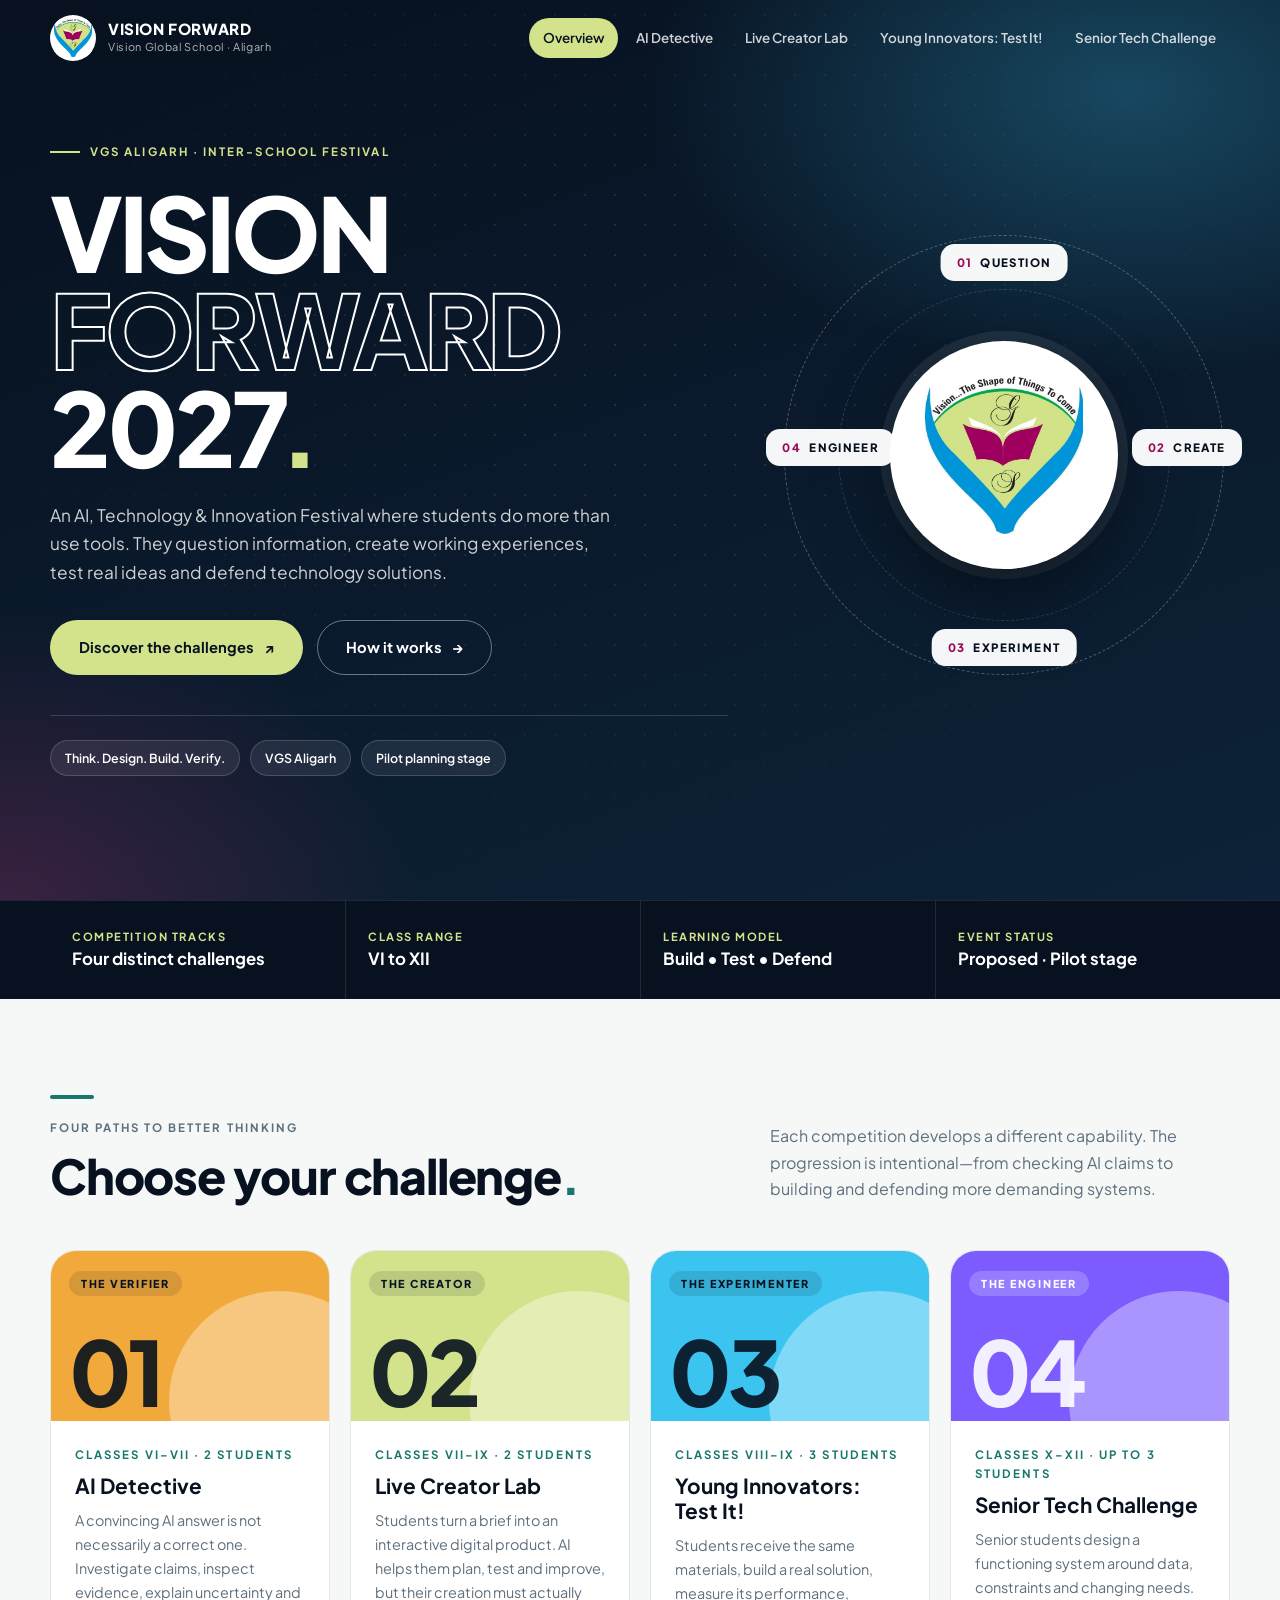
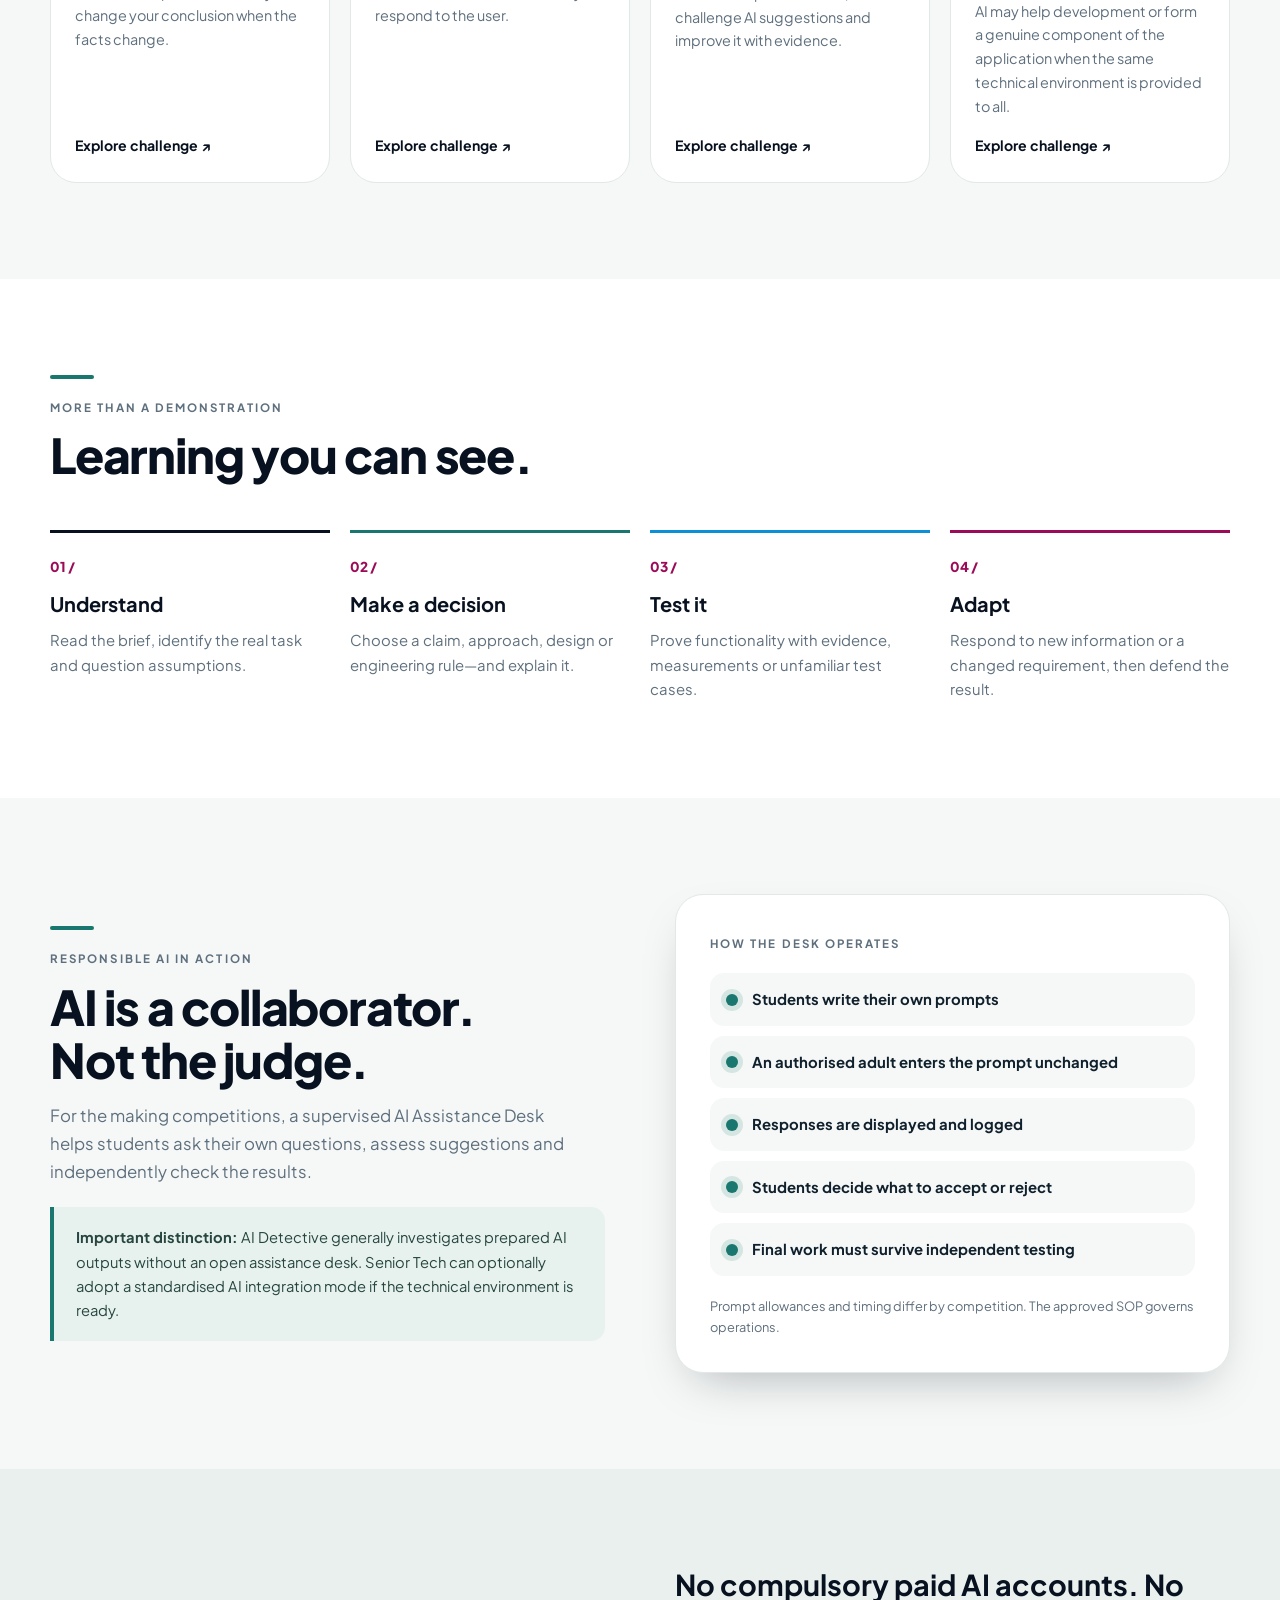
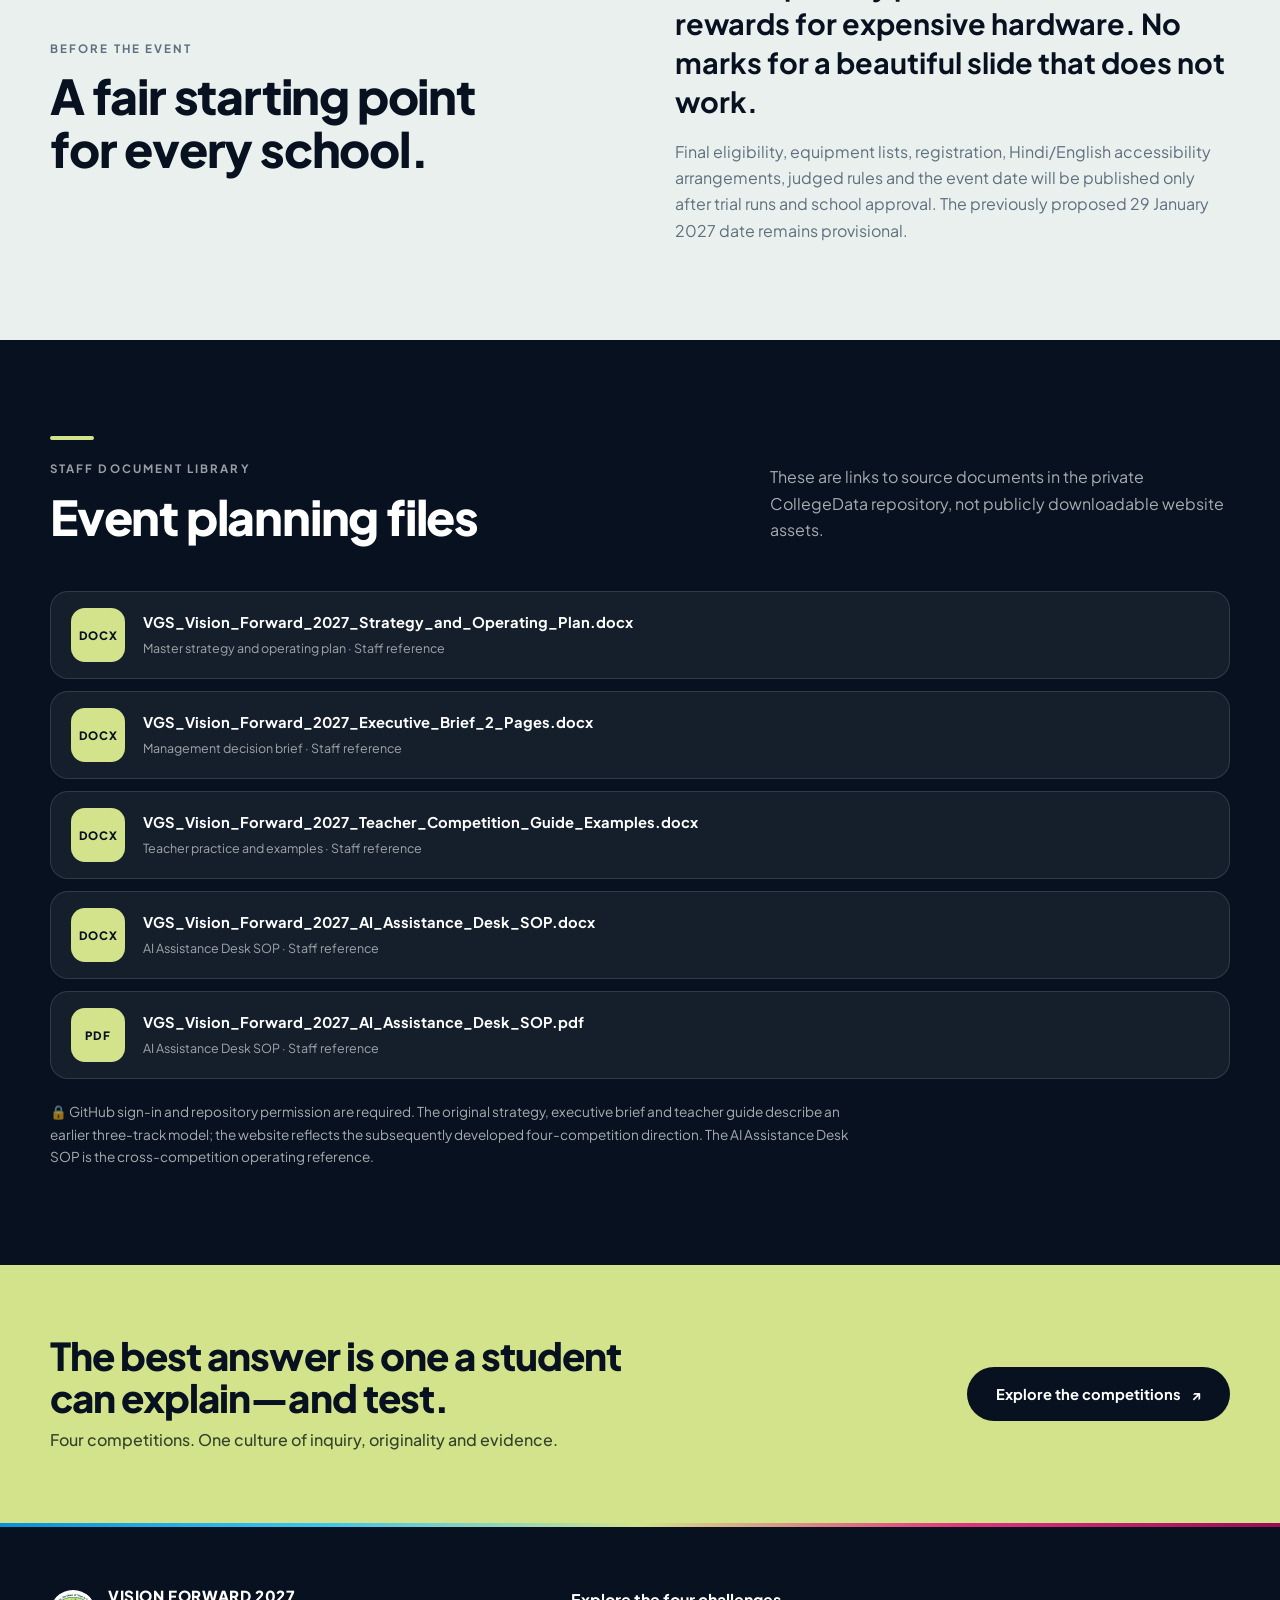
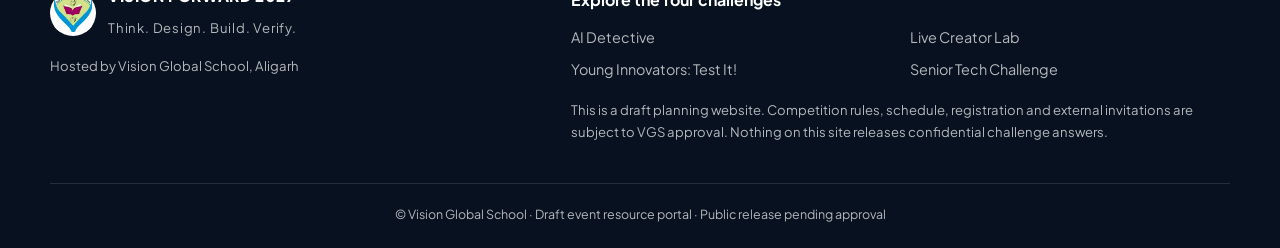
<file: index.html>
<!doctype html>
<html lang="en">
<head>
<meta charset="utf-8">
<meta name="viewport" content="width=device-width, initial-scale=1">
<title>AI, Technology &amp; Innovation Festival | VISION FORWARD 2027</title>
<meta name="description" content="Four age-appropriate competitions that help students question AI, create digital products, test ideas and engineer working solutions.">
<meta name="robots" content="noindex,nofollow">
<meta name="theme-color" content="#07111f">
<link rel="icon" href="assets/logo.jpg">
<link rel="preconnect" href="https://fonts.googleapis.com">
<link rel="preconnect" href="https://fonts.gstatic.com" crossorigin>
<link href="https://fonts.googleapis.com/css2?family=Plus+Jakarta+Sans:wght@400;500;600;700;800&display=swap" rel="stylesheet">
<link rel="stylesheet" href="assets/styles.css">
<script src="assets/main.js" defer></script>
</head>
<body>
<a class="skip" href="#main">Skip to content</a>
<div id="bar"></div>
<header class="site-header"><div class="container header-inner">
<a class="brand" href="index.html" aria-label="VISION FORWARD home"><span class="logo-mark"><img src="assets/logo.jpg" alt="Vision Global School logo"></span><span class="brand-wordmark"><strong>VISION FORWARD</strong><small>Vision Global School · Aligarh</small></span></a>
<button class="nav-toggle" type="button" aria-expanded="false" aria-controls="site-nav" aria-label="Open navigation"><span aria-hidden="true">☰</span></button>
<nav id="site-nav" class="nav" aria-label="Main navigation">
<a href="index.html" class="active" aria-current="page">Overview</a>
<a href="ai-detective/index.html">AI Detective</a>
<a href="live-creator-lab/index.html">Live Creator Lab</a>
<a href="young-innovators/index.html">Young Innovators: Test It!</a>
<a href="senior-tech-challenge/index.html">Senior Tech Challenge</a>
</nav></div></header>
<main id="main">
<section class="hero"><div class="container hero-main"><div>
<div class="eyebrow smallcap">VGS ALIGARH · INTER-SCHOOL FESTIVAL</div>
<h1>VISION<br><span class="outline">FORWARD</span><br>2027<span style="color:var(--lime)">.</span></h1>
<p class="hero-desc">An AI, Technology &amp; Innovation Festival where students do more than use tools. They question information, create working experiences, test real ideas and defend technology solutions.</p>
<div class="hero-ctas"><a href="#competitions" class="btn btn-lime">Discover the challenges <span aria-hidden="true">↗</span></a><a href="#event-info" class="btn btn-outline">How it works <span aria-hidden="true">→</span></a></div>
<div class="hero-note"><span>Think. Design. Build. Verify.</span><span>VGS Aligarh</span><span>Pilot planning stage</span></div></div>
<div class="hero-art" role="img" aria-label="VISION FORWARD graphic surrounded by the four festival learning goals"><div class="art-orbit"></div><div class="art-central"><img src="assets/logo.jpg" alt=""></div><span class="art-mini one"><span>01</span> QUESTION</span><span class="art-mini two"><span>02</span> CREATE</span><span class="art-mini three"><span>03</span> EXPERIMENT</span><span class="art-mini four"><span>04</span> ENGINEER</span></div>
</div></section>
<div class="statbar"><div class="container stat-inner"><div class="stat"><small>Competition tracks</small><strong>Four distinct challenges</strong></div><div class="stat"><small>Class range</small><strong>VI to XII</strong></div><div class="stat"><small>Learning model</small><strong>Build • Test • Defend</strong></div><div class="stat"><small>Event status</small><strong>Proposed · Pilot stage</strong></div></div></div>

<section class="pad" id="competitions"><div class="container">
<div class="section-head rv"><div><div class="rule"></div><span class="smallcap soft">FOUR PATHS TO BETTER THINKING</span><h2>Choose your challenge<span style="color:#19776f">.</span></h2></div><p class="section-intro">Each competition develops a different capability. The progression is intentional—from checking AI claims to building and defending more demanding systems.</p></div>
<div class="grid-4">
<a class="track-card amber rv" style="transition-delay:0s" href="ai-detective/index.html" aria-label="Explore AI Detective"><div class="track-art"><span class="tag">THE VERIFIER</span><span class="numeral">01</span></div><div class="track-card-body"><span class="smallcap">CLASSES VI–VII · 2 students</span><h3>AI Detective</h3><p>A convincing AI answer is not necessarily a correct one. Investigate claims, inspect evidence, explain uncertainty and change your conclusion when the facts change.</p><span class="card-go">Explore challenge <span aria-hidden="true">↗</span></span></div></a>
<a class="track-card lime rv" style="transition-delay:0.08s" href="live-creator-lab/index.html" aria-label="Explore Live Creator Lab"><div class="track-art"><span class="tag">THE CREATOR</span><span class="numeral">02</span></div><div class="track-card-body"><span class="smallcap">CLASSES VII–IX · 2 students</span><h3>Live Creator Lab</h3><p>Students turn a brief into an interactive digital product. AI helps them plan, test and improve, but their creation must actually respond to the user.</p><span class="card-go">Explore challenge <span aria-hidden="true">↗</span></span></div></a>
<a class="track-card cyan rv" style="transition-delay:0.16s" href="young-innovators/index.html" aria-label="Explore Young Innovators: Test It!"><div class="track-art"><span class="tag">THE EXPERIMENTER</span><span class="numeral">03</span></div><div class="track-card-body"><span class="smallcap">CLASSES VIII–IX · 3 students</span><h3>Young Innovators: Test It!</h3><p>Students receive the same materials, build a real solution, measure its performance, challenge AI suggestions and improve it with evidence.</p><span class="card-go">Explore challenge <span aria-hidden="true">↗</span></span></div></a>
<a class="track-card violet rv" style="transition-delay:0.24s" href="senior-tech-challenge/index.html" aria-label="Explore Senior Tech Challenge"><div class="track-art"><span class="tag">THE ENGINEER</span><span class="numeral">04</span></div><div class="track-card-body"><span class="smallcap">CLASSES X–XII · Up to 3 students</span><h3>Senior Tech Challenge</h3><p>Senior students design a functioning system around data, constraints and changing needs. AI may help development or form a genuine component of the application when the same technical environment is provided to all.</p><span class="card-go">Explore challenge <span aria-hidden="true">↗</span></span></div></a>
</div></div></section>

<section class="pad process" id="event-info"><div class="container"><div class="rule"></div><span class="smallcap soft">MORE THAN A DEMONSTRATION</span><h2 class="section-title">Learning you can see.</h2>
<div class="steps">
<div class="step rv"><span class="number">01 /</span><h3>Understand</h3><p>Read the brief, identify the real task and question assumptions.</p></div>
<div class="step rv"><span class="number">02 /</span><h3>Make a decision</h3><p>Choose a claim, approach, design or engineering rule—and explain it.</p></div>
<div class="step rv"><span class="number">03 /</span><h3>Test it</h3><p>Prove functionality with evidence, measurements or unfamiliar test cases.</p></div>
<div class="step rv"><span class="number">04 /</span><h3>Adapt</h3><p>Respond to new information or a changed requirement, then defend the result.</p></div>
</div></div></section>

<section class="pad" id="ai-policy"><div class="container split"><div class="rv"><div class="rule"></div><span class="smallcap soft">RESPONSIBLE AI IN ACTION</span><h2 class="section-title">AI is a collaborator.<br>Not the judge.</h2>
<p style="color:#5e6f7d;font-size:1.05rem;max-width:530px;margin-top:16px">For the making competitions, a supervised AI Assistance Desk helps students ask their own questions, assess suggestions and independently check the results.</p>
<p class="green-note"><strong>Important distinction:</strong> AI Detective generally investigates prepared AI outputs without an open assistance desk. Senior Tech can optionally adopt a standardised AI integration mode if the technical environment is ready.</p></div>
<div class="white-panel rv"><span class="smallcap soft">HOW THE DESK OPERATES</span><div class="desk-rows">
<div class="desk-row"><i></i><b>Students write their own prompts</b></div>
<div class="desk-row"><i></i><b>An authorised adult enters the prompt unchanged</b></div>
<div class="desk-row"><i></i><b>Responses are displayed and logged</b></div>
<div class="desk-row"><i></i><b>Students decide what to accept or reject</b></div>
<div class="desk-row"><i></i><b>Final work must survive independent testing</b></div></div>
<p class="soft" style="font-size:.8rem;margin-bottom:0">Prompt allowances and timing differ by competition. The approved SOP governs operations.</p></div></div></section>

<section class="pad" style="background:#eaf0ee"><div class="container split"><div class="rv"><span class="smallcap soft">BEFORE THE EVENT</span><h2 class="section-title">A fair starting point<br>for every school.</h2></div>
<div class="rv"><p class="big-quote">No compulsory paid AI accounts. No rewards for expensive hardware. No marks for a beautiful slide that does not work.</p>
<p class="soft">Final eligibility, equipment lists, registration, Hindi/English accessibility arrangements, judged rules and the event date will be published only after trial runs and school approval. The previously proposed 29 January 2027 date remains provisional.</p></div></div></section>

<section class="pad resource" id="resources"><div class="container">
<div class="section-head"><div><div class="rule" style="background:var(--lime)"></div><span class="smallcap muted">STAFF DOCUMENT LIBRARY</span><h2>Event planning files</h2></div><p class="section-intro">These are links to source documents in the private CollegeData repository, not publicly downloadable website assets.</p></div>
<div class="resource-list">
<a class="resource-item" href="https://github.com/EduBuddy-PolarBear/CollegeData/blob/main/Events/VISION%20FORWARD%202027/VGS_Vision_Forward_2027_Strategy_and_Operating_Plan.docx" target="_blank" rel="noopener noreferrer" aria-label="Open VGS_Vision_Forward_2027_Strategy_and_Operating_Plan.docx in private GitHub repository (sign-in required)"><span class="file-icon">DOCX</span><span><strong>VGS_Vision_Forward_2027_Strategy_and_Operating_Plan.docx</strong><small>Master strategy and operating plan · Staff reference</small></span></a>
<a class="resource-item" href="https://github.com/EduBuddy-PolarBear/CollegeData/blob/main/Events/VISION%20FORWARD%202027/VGS_Vision_Forward_2027_Executive_Brief_2_Pages.docx" target="_blank" rel="noopener noreferrer" aria-label="Open VGS_Vision_Forward_2027_Executive_Brief_2_Pages.docx in private GitHub repository (sign-in required)"><span class="file-icon">DOCX</span><span><strong>VGS_Vision_Forward_2027_Executive_Brief_2_Pages.docx</strong><small>Management decision brief · Staff reference</small></span></a>
<a class="resource-item" href="https://github.com/EduBuddy-PolarBear/CollegeData/blob/main/Events/VISION%20FORWARD%202027/VGS_Vision_Forward_2027_Teacher_Competition_Guide_Examples.docx" target="_blank" rel="noopener noreferrer" aria-label="Open VGS_Vision_Forward_2027_Teacher_Competition_Guide_Examples.docx in private GitHub repository (sign-in required)"><span class="file-icon">DOCX</span><span><strong>VGS_Vision_Forward_2027_Teacher_Competition_Guide_Examples.docx</strong><small>Teacher practice and examples · Staff reference</small></span></a>
<a class="resource-item" href="https://github.com/EduBuddy-PolarBear/CollegeData/blob/main/Events/VISION%20FORWARD%202027/VGS_Vision_Forward_2027_AI_Assistance_Desk_SOP.docx" target="_blank" rel="noopener noreferrer" aria-label="Open VGS_Vision_Forward_2027_AI_Assistance_Desk_SOP.docx in private GitHub repository (sign-in required)"><span class="file-icon">DOCX</span><span><strong>VGS_Vision_Forward_2027_AI_Assistance_Desk_SOP.docx</strong><small>AI Assistance Desk SOP · Staff reference</small></span></a>
<a class="resource-item" href="https://github.com/EduBuddy-PolarBear/CollegeData/blob/main/Events/VISION%20FORWARD%202027/VGS_Vision_Forward_2027_AI_Assistance_Desk_SOP.pdf" target="_blank" rel="noopener noreferrer" aria-label="Open VGS_Vision_Forward_2027_AI_Assistance_Desk_SOP.pdf in private GitHub repository (sign-in required)"><span class="file-icon">PDF</span><span><strong>VGS_Vision_Forward_2027_AI_Assistance_Desk_SOP.pdf</strong><small>AI Assistance Desk SOP · Staff reference</small></span></a>
</div>
<p class="resource-notice">🔒 GitHub sign-in and repository permission are required. The original strategy, executive brief and teacher guide describe an earlier three-track model; the website reflects the subsequently developed four-competition direction. The AI Assistance Desk SOP is the cross-competition operating reference.</p>
</div></section>

<section class="cta-band"><div class="container cta-inner"><div><h2>The best answer is one a student can explain—and test.</h2><p>Four competitions. One culture of inquiry, originality and evidence.</p></div><a href="#competitions" class="btn btn-dark">Explore the competitions <span aria-hidden="true">↗</span></a></div></section>
</main>
<footer class="footer"><div class="container"><div class="footer-inner">
<div><a class="brand" href="index.html"><span class="logo-mark"><img src="assets/logo.jpg" alt="VGS logo"></span><span class="brand-wordmark"><strong>VISION FORWARD 2027</strong><small>Think. Design. Build. Verify.</small></span></a><small style="margin-top:16px">Hosted by Vision Global School, Aligarh</small></div>
<div><strong>Explore the four challenges</strong><div class="foot-links"><a href="ai-detective/index.html">AI Detective</a><a href="live-creator-lab/index.html">Live Creator Lab</a><a href="young-innovators/index.html">Young Innovators: Test It!</a><a href="senior-tech-challenge/index.html">Senior Tech Challenge</a></div>
<small style="max-width:660px;margin-top:18px">This is a draft planning website. Competition rules, schedule, registration and external invitations are subject to VGS approval. Nothing on this site releases confidential challenge answers.</small></div>
</div><div class="footer-bottom">© Vision Global School · Draft event resource portal · Public release pending approval</div></div></footer>
</body></html>
</file>
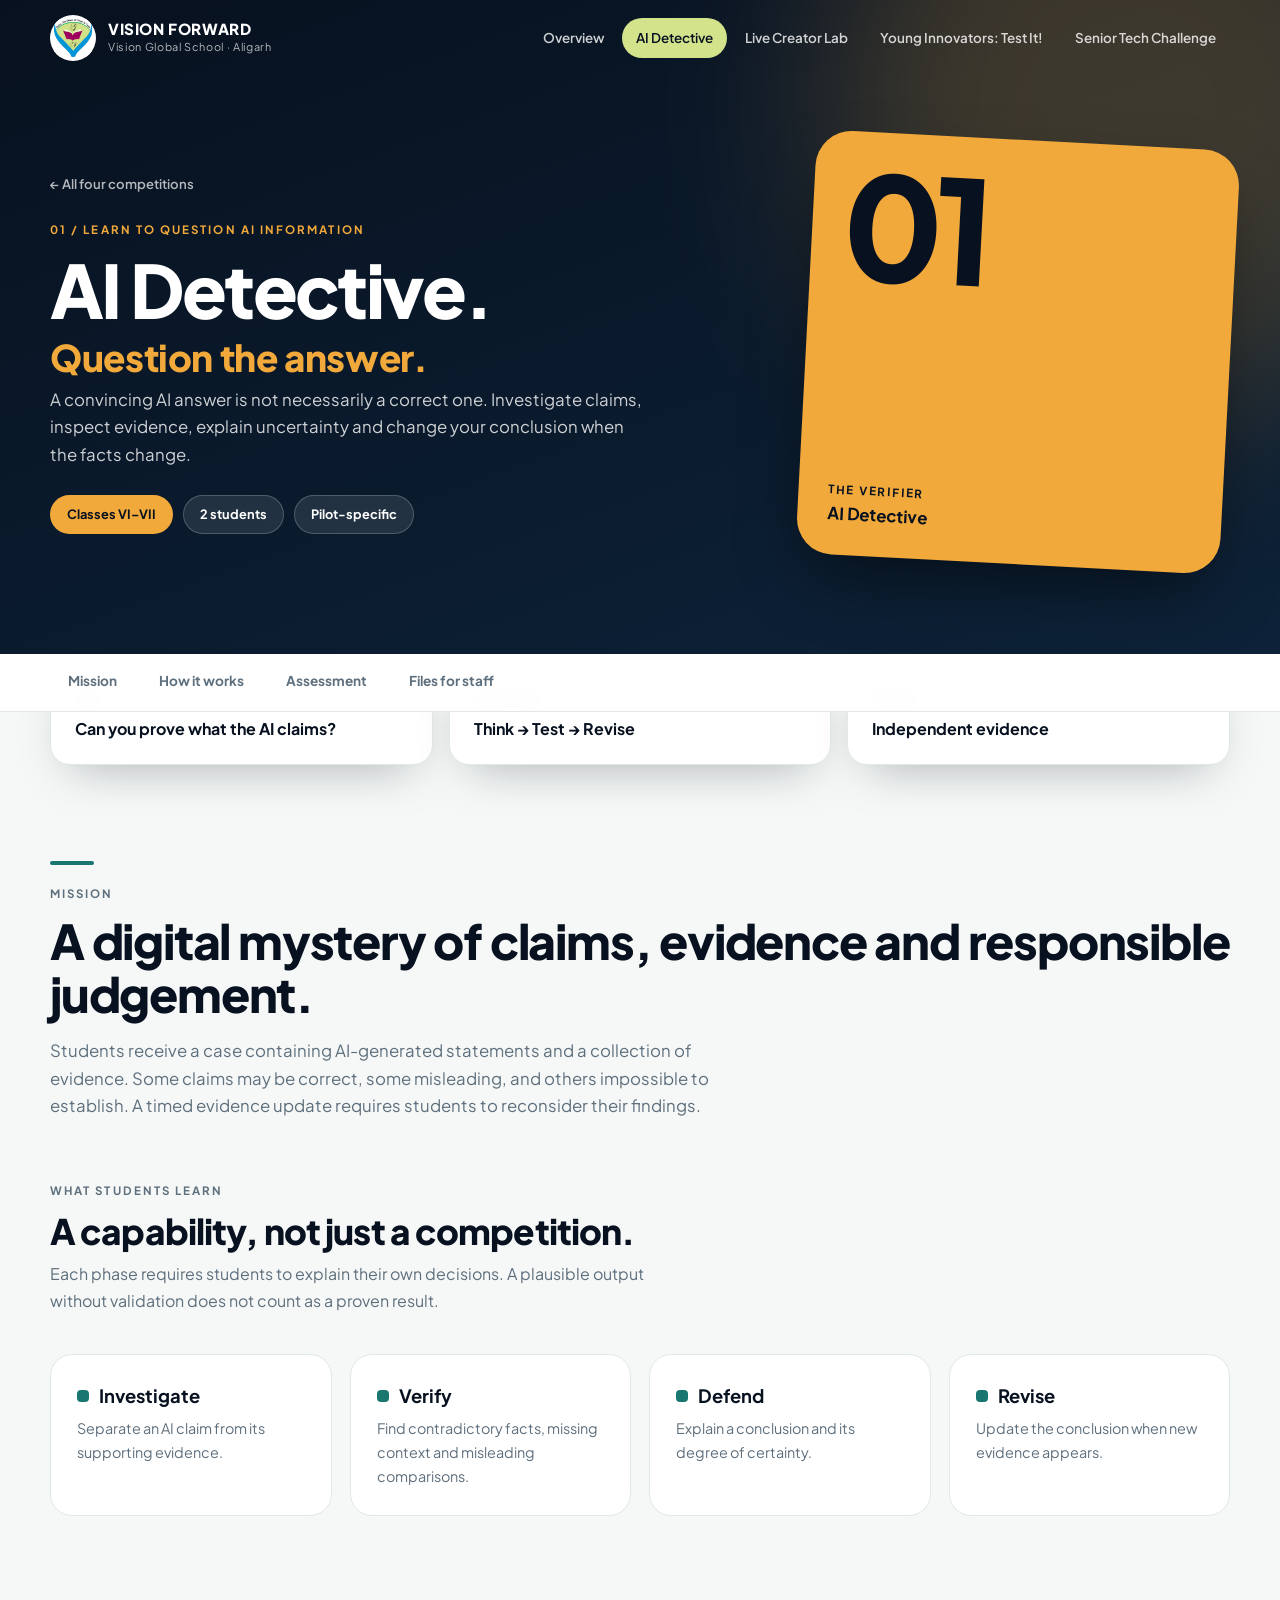
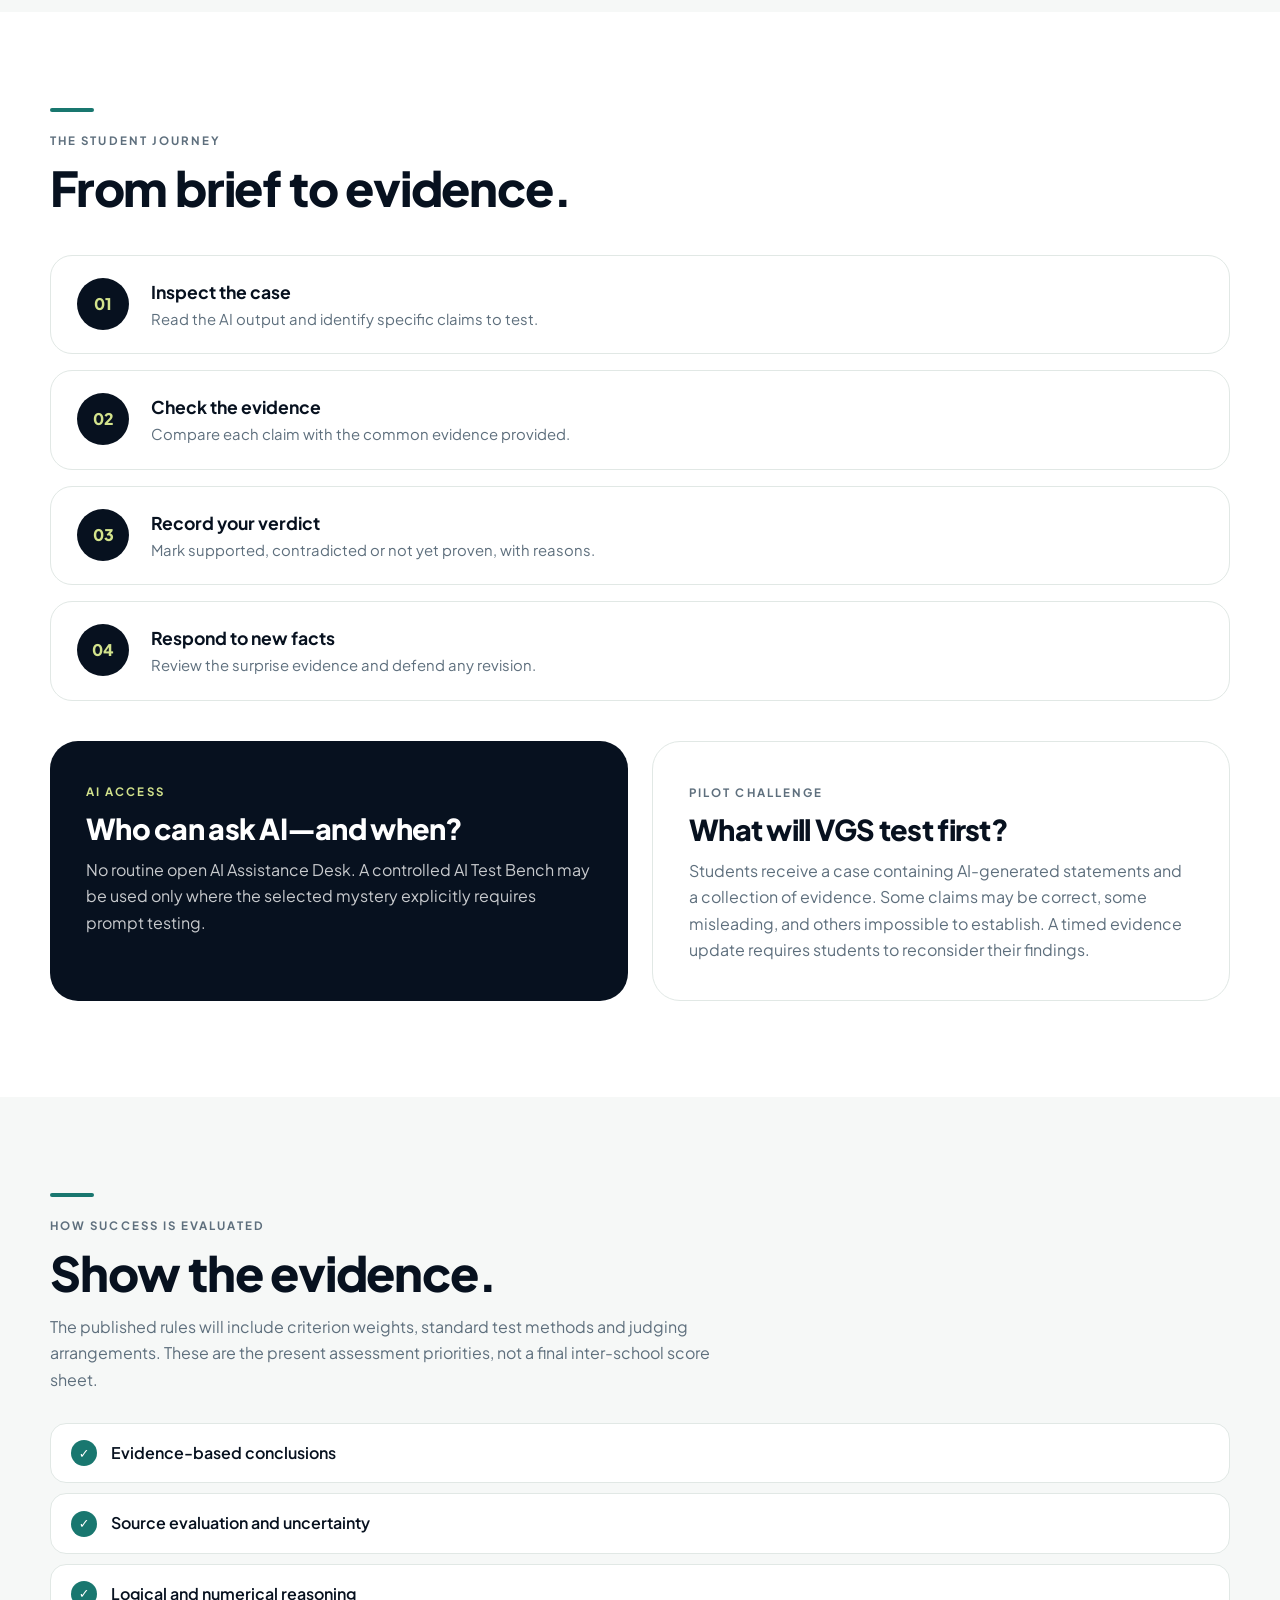
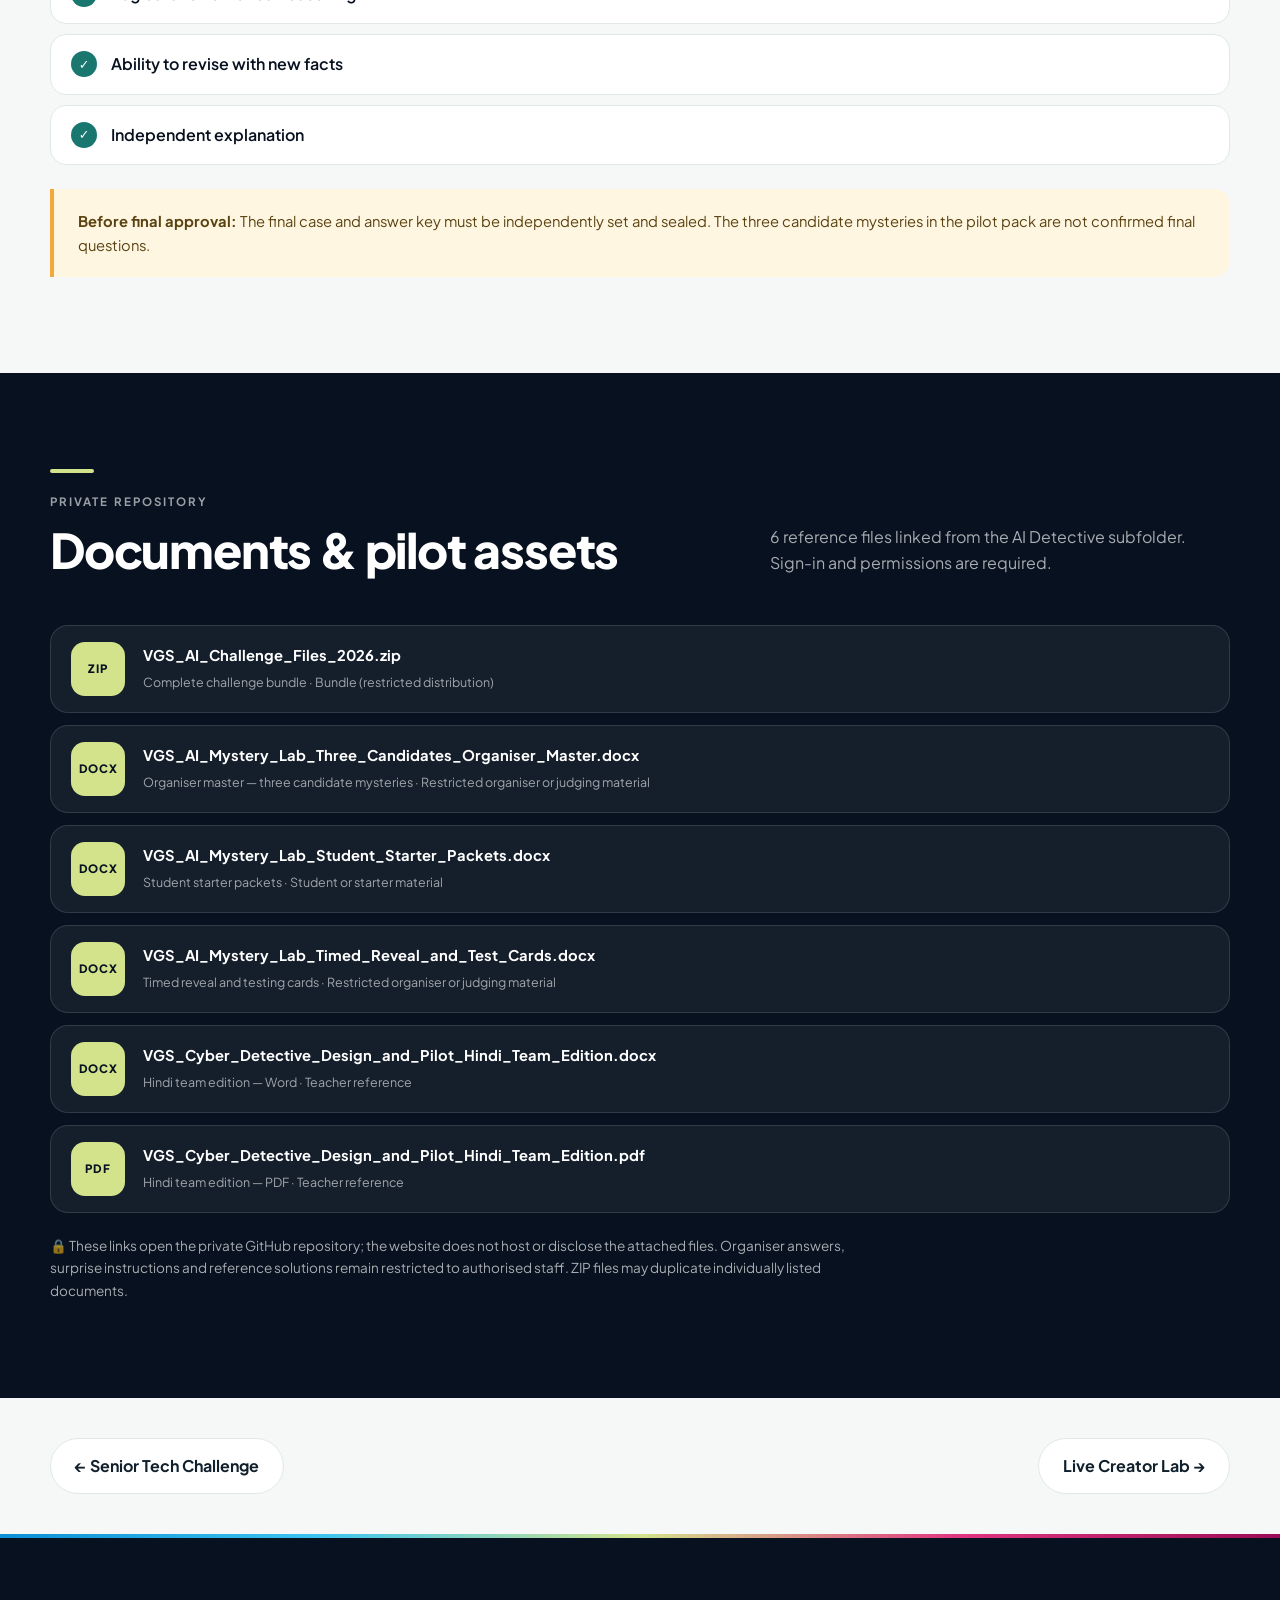
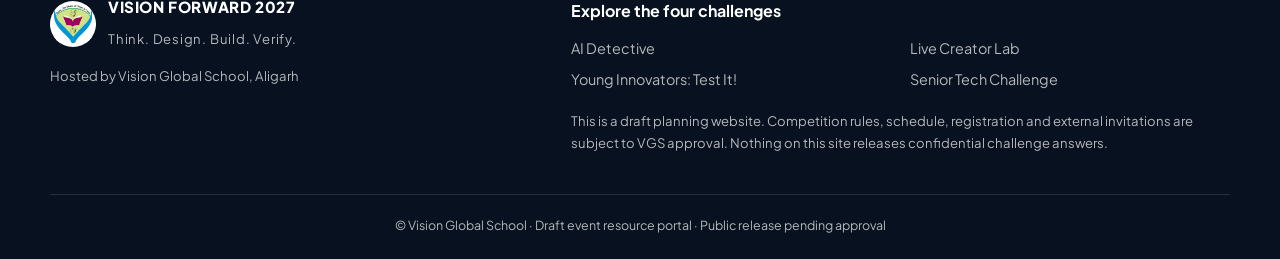
<file: ai-detective/index.html>
<!doctype html>
<html lang="en">
<head>
<meta charset="utf-8">
<meta name="viewport" content="width=device-width, initial-scale=1">
<title>AI Detective | VISION FORWARD 2027</title>
<meta name="description" content="A convincing AI answer is not necessarily a correct one. Investigate claims, inspect evidence, explain uncertainty and change your conclusion when the facts change.">
<meta name="robots" content="noindex,nofollow">
<meta name="theme-color" content="#07111f">
<link rel="icon" href="../assets/logo.jpg">
<link rel="preconnect" href="https://fonts.googleapis.com">
<link rel="preconnect" href="https://fonts.gstatic.com" crossorigin>
<link href="https://fonts.googleapis.com/css2?family=Plus+Jakarta+Sans:wght@400;500;600;700;800&display=swap" rel="stylesheet">
<link rel="stylesheet" href="../assets/styles.css">
<script src="../assets/main.js" defer></script>
</head>
<body>
<a class="skip" href="#main">Skip to content</a>
<div id="bar"></div>
<header class="site-header"><div class="container header-inner">
<a class="brand" href="../index.html" aria-label="VISION FORWARD home"><span class="logo-mark"><img src="../assets/logo.jpg" alt="Vision Global School logo"></span><span class="brand-wordmark"><strong>VISION FORWARD</strong><small>Vision Global School · Aligarh</small></span></a>
<button class="nav-toggle" type="button" aria-expanded="false" aria-controls="site-nav" aria-label="Open navigation"><span aria-hidden="true">☰</span></button>
<nav id="site-nav" class="nav" aria-label="Main navigation">
<a href="../index.html">Overview</a>
<a href="../ai-detective/index.html" class="active" aria-current="page">AI Detective</a>
<a href="../live-creator-lab/index.html">Live Creator Lab</a>
<a href="../young-innovators/index.html">Young Innovators: Test It!</a>
<a href="../senior-tech-challenge/index.html">Senior Tech Challenge</a>
</nav></div></header>
<main id="main">
<section class="thero amber" style="--accent:var(--amber)"><div class="container"><div>
<a class="back" href="../index.html#competitions">← All four competitions</a>
<div class="smallcap kicker">01 / LEARN TO QUESTION AI INFORMATION</div>
<h1>AI Detective.<em>Question the answer.</em></h1>
<p class="desc">A convincing AI answer is not necessarily a correct one. Investigate claims, inspect evidence, explain uncertainty and change your conclusion when the facts change.</p>
<div class="chips"><span>Classes VI–VII</span><span>2 students</span><span>Pilot-specific</span></div></div>
<div class="tbadge"><span class="big">01</span><div><b>THE VERIFIER</b><span>AI Detective</span></div></div></div></section>
<nav class="subnav" aria-label="On this page"><div class="container"><a href="#mission">Mission</a><a href="#how">How it works</a><a href="#assessment">Assessment</a><a href="#files">Files for staff</a></div></nav>
<div class="container"><div class="apt"><div><small>ASK</small><b>Can you prove what the AI claims?</b></div><div><small>PRACTISE</small><b>Think → Test → Revise</b></div><div><small>PROVE</small><b>Independent evidence</b></div></div></div>

<section class="pad" id="mission"><div class="container rv"><div class="rule"></div><span class="smallcap soft">MISSION</span><h2 class="section-title">A digital mystery of claims, evidence and responsible judgement.</h2><p class="lead soft" style="max-width:720px;margin-top:16px;font-size:1.05rem">Students receive a case containing AI-generated statements and a collection of evidence. Some claims may be correct, some misleading, and others impossible to establish. A timed evidence update requires students to reconsider their findings.</p>
<div style="margin-top:56px"><span class="smallcap soft">WHAT STUDENTS LEARN</span><h2 class="section-title" style="font-size:clamp(1.5rem,3vw,2.2rem)">A capability, not just a competition.</h2><p class="soft" style="max-width:640px;margin-top:10px">Each phase requires students to explain their own decisions. A plausible output without validation does not count as a proven result.</p></div>
<div class="learn"><div><h3>Investigate</h3><p>Separate an AI claim from its supporting evidence.</p></div><div><h3>Verify</h3><p>Find contradictory facts, missing context and misleading comparisons.</p></div><div><h3>Defend</h3><p>Explain a conclusion and its degree of certainty.</p></div><div><h3>Revise</h3><p>Update the conclusion when new evidence appears.</p></div></div></div></section>

<section class="pad" id="how" style="background:#fff"><div class="container">
<div class="rule"></div><span class="smallcap soft">THE STUDENT JOURNEY</span><h2 class="section-title">From brief to evidence.</h2>
<div class="journey"><div class="jrow rv"><span class="n">01</span><div><h3>Inspect the case</h3><p>Read the AI output and identify specific claims to test.</p></div></div><div class="jrow rv"><span class="n">02</span><div><h3>Check the evidence</h3><p>Compare each claim with the common evidence provided.</p></div></div><div class="jrow rv"><span class="n">03</span><div><h3>Record your verdict</h3><p>Mark supported, contradicted or not yet proven, with reasons.</p></div></div><div class="jrow rv"><span class="n">04</span><div><h3>Respond to new facts</h3><p>Review the surprise evidence and defend any revision.</p></div></div></div>
<div class="twocol" style="margin-top:40px"><div class="panel dark rv"><span class="smallcap" style="color:var(--lime)">AI ACCESS</span><h2>Who can ask AI—and when?</h2><p>No routine open AI Assistance Desk. A controlled AI Test Bench may be used only where the selected mystery explicitly requires prompt testing.</p></div>
<div class="panel light rv"><span class="smallcap soft">PILOT CHALLENGE</span><h2>What will VGS test first?</h2><p class="soft">Students receive a case containing AI-generated statements and a collection of evidence. Some claims may be correct, some misleading, and others impossible to establish. A timed evidence update requires students to reconsider their findings.</p></div></div>
</div></section>

<section class="pad" id="assessment"><div class="container"><div class="rule"></div><span class="smallcap soft">HOW SUCCESS IS EVALUATED</span><h2 class="section-title">Show the evidence.</h2>
<p class="soft" style="max-width:660px;margin-top:14px">The published rules will include criterion weights, standard test methods and judging arrangements. These are the present assessment priorities, not a final inter-school score sheet.</p>
<ul class="evals"><li class="rv">Evidence-based conclusions</li><li class="rv">Source evaluation and uncertainty</li><li class="rv">Logical and numerical reasoning</li><li class="rv">Ability to revise with new facts</li><li class="rv">Independent explanation</li></ul>
<p class="approval"><strong>Before final approval:</strong> The final case and answer key must be independently set and sealed. The three candidate mysteries in the pilot pack are not confirmed final questions.</p></div></section>

<section class="pad resource" id="files"><div class="container">
<div class="section-head"><div><div class="rule" style="background:var(--lime)"></div><span class="smallcap muted">PRIVATE REPOSITORY</span><h2>Documents &amp; pilot assets</h2></div><p class="section-intro">6 reference files linked from the AI Detective subfolder. Sign-in and permissions are required.</p></div>
<div class="resource-list"><a class="resource-item" href="https://github.com/EduBuddy-PolarBear/CollegeData/blob/main/Events/VISION%20FORWARD%202027/AI%20Detective/VGS_AI_Challenge_Files_2026.zip" target="_blank" rel="noopener noreferrer" aria-label="Open VGS_AI_Challenge_Files_2026.zip in private GitHub repository (sign-in required)"><span class="file-icon">ZIP</span><span><strong>VGS_AI_Challenge_Files_2026.zip</strong><small>Complete challenge bundle · Bundle (restricted distribution)</small></span></a>
<a class="resource-item" href="https://github.com/EduBuddy-PolarBear/CollegeData/blob/main/Events/VISION%20FORWARD%202027/AI%20Detective/VGS_AI_Mystery_Lab_Three_Candidates_Organiser_Master.docx" target="_blank" rel="noopener noreferrer" aria-label="Open VGS_AI_Mystery_Lab_Three_Candidates_Organiser_Master.docx in private GitHub repository (sign-in required)"><span class="file-icon">DOCX</span><span><strong>VGS_AI_Mystery_Lab_Three_Candidates_Organiser_Master.docx</strong><small>Organiser master — three candidate mysteries · Restricted organiser or judging material</small></span></a>
<a class="resource-item" href="https://github.com/EduBuddy-PolarBear/CollegeData/blob/main/Events/VISION%20FORWARD%202027/AI%20Detective/VGS_AI_Mystery_Lab_Student_Starter_Packets.docx" target="_blank" rel="noopener noreferrer" aria-label="Open VGS_AI_Mystery_Lab_Student_Starter_Packets.docx in private GitHub repository (sign-in required)"><span class="file-icon">DOCX</span><span><strong>VGS_AI_Mystery_Lab_Student_Starter_Packets.docx</strong><small>Student starter packets · Student or starter material</small></span></a>
<a class="resource-item" href="https://github.com/EduBuddy-PolarBear/CollegeData/blob/main/Events/VISION%20FORWARD%202027/AI%20Detective/VGS_AI_Mystery_Lab_Timed_Reveal_and_Test_Cards.docx" target="_blank" rel="noopener noreferrer" aria-label="Open VGS_AI_Mystery_Lab_Timed_Reveal_and_Test_Cards.docx in private GitHub repository (sign-in required)"><span class="file-icon">DOCX</span><span><strong>VGS_AI_Mystery_Lab_Timed_Reveal_and_Test_Cards.docx</strong><small>Timed reveal and testing cards · Restricted organiser or judging material</small></span></a>
<a class="resource-item" href="https://github.com/EduBuddy-PolarBear/CollegeData/blob/main/Events/VISION%20FORWARD%202027/AI%20Detective/VGS_Cyber_Detective_Design_and_Pilot_Hindi_Team_Edition.docx" target="_blank" rel="noopener noreferrer" aria-label="Open VGS_Cyber_Detective_Design_and_Pilot_Hindi_Team_Edition.docx in private GitHub repository (sign-in required)"><span class="file-icon">DOCX</span><span><strong>VGS_Cyber_Detective_Design_and_Pilot_Hindi_Team_Edition.docx</strong><small>Hindi team edition — Word · Teacher reference</small></span></a>
<a class="resource-item" href="https://github.com/EduBuddy-PolarBear/CollegeData/blob/main/Events/VISION%20FORWARD%202027/AI%20Detective/VGS_Cyber_Detective_Design_and_Pilot_Hindi_Team_Edition.pdf" target="_blank" rel="noopener noreferrer" aria-label="Open VGS_Cyber_Detective_Design_and_Pilot_Hindi_Team_Edition.pdf in private GitHub repository (sign-in required)"><span class="file-icon">PDF</span><span><strong>VGS_Cyber_Detective_Design_and_Pilot_Hindi_Team_Edition.pdf</strong><small>Hindi team edition — PDF · Teacher reference</small></span></a></div>
<p class="resource-notice">🔒 These links open the private GitHub repository; the website does not host or disclose the attached files. Organiser answers, surprise instructions and reference solutions remain restricted to authorised staff. ZIP files may duplicate individually listed documents.</p>
</div></section>

<div class="container"><div class="pager"><a href="../senior-tech-challenge/index.html">← Senior Tech Challenge</a><a href="../live-creator-lab/index.html">Live Creator Lab →</a></div></div>
</main>
<footer class="footer"><div class="container"><div class="footer-inner">
<div><a class="brand" href="../index.html"><span class="logo-mark"><img src="../assets/logo.jpg" alt="VGS logo"></span><span class="brand-wordmark"><strong>VISION FORWARD 2027</strong><small>Think. Design. Build. Verify.</small></span></a><small style="margin-top:16px">Hosted by Vision Global School, Aligarh</small></div>
<div><strong>Explore the four challenges</strong><div class="foot-links"><a href="../ai-detective/index.html">AI Detective</a><a href="../live-creator-lab/index.html">Live Creator Lab</a><a href="../young-innovators/index.html">Young Innovators: Test It!</a><a href="../senior-tech-challenge/index.html">Senior Tech Challenge</a></div>
<small style="max-width:660px;margin-top:18px">This is a draft planning website. Competition rules, schedule, registration and external invitations are subject to VGS approval. Nothing on this site releases confidential challenge answers.</small></div>
</div><div class="footer-bottom">© Vision Global School · Draft event resource portal · Public release pending approval</div></div></footer>
</body></html>
</file>
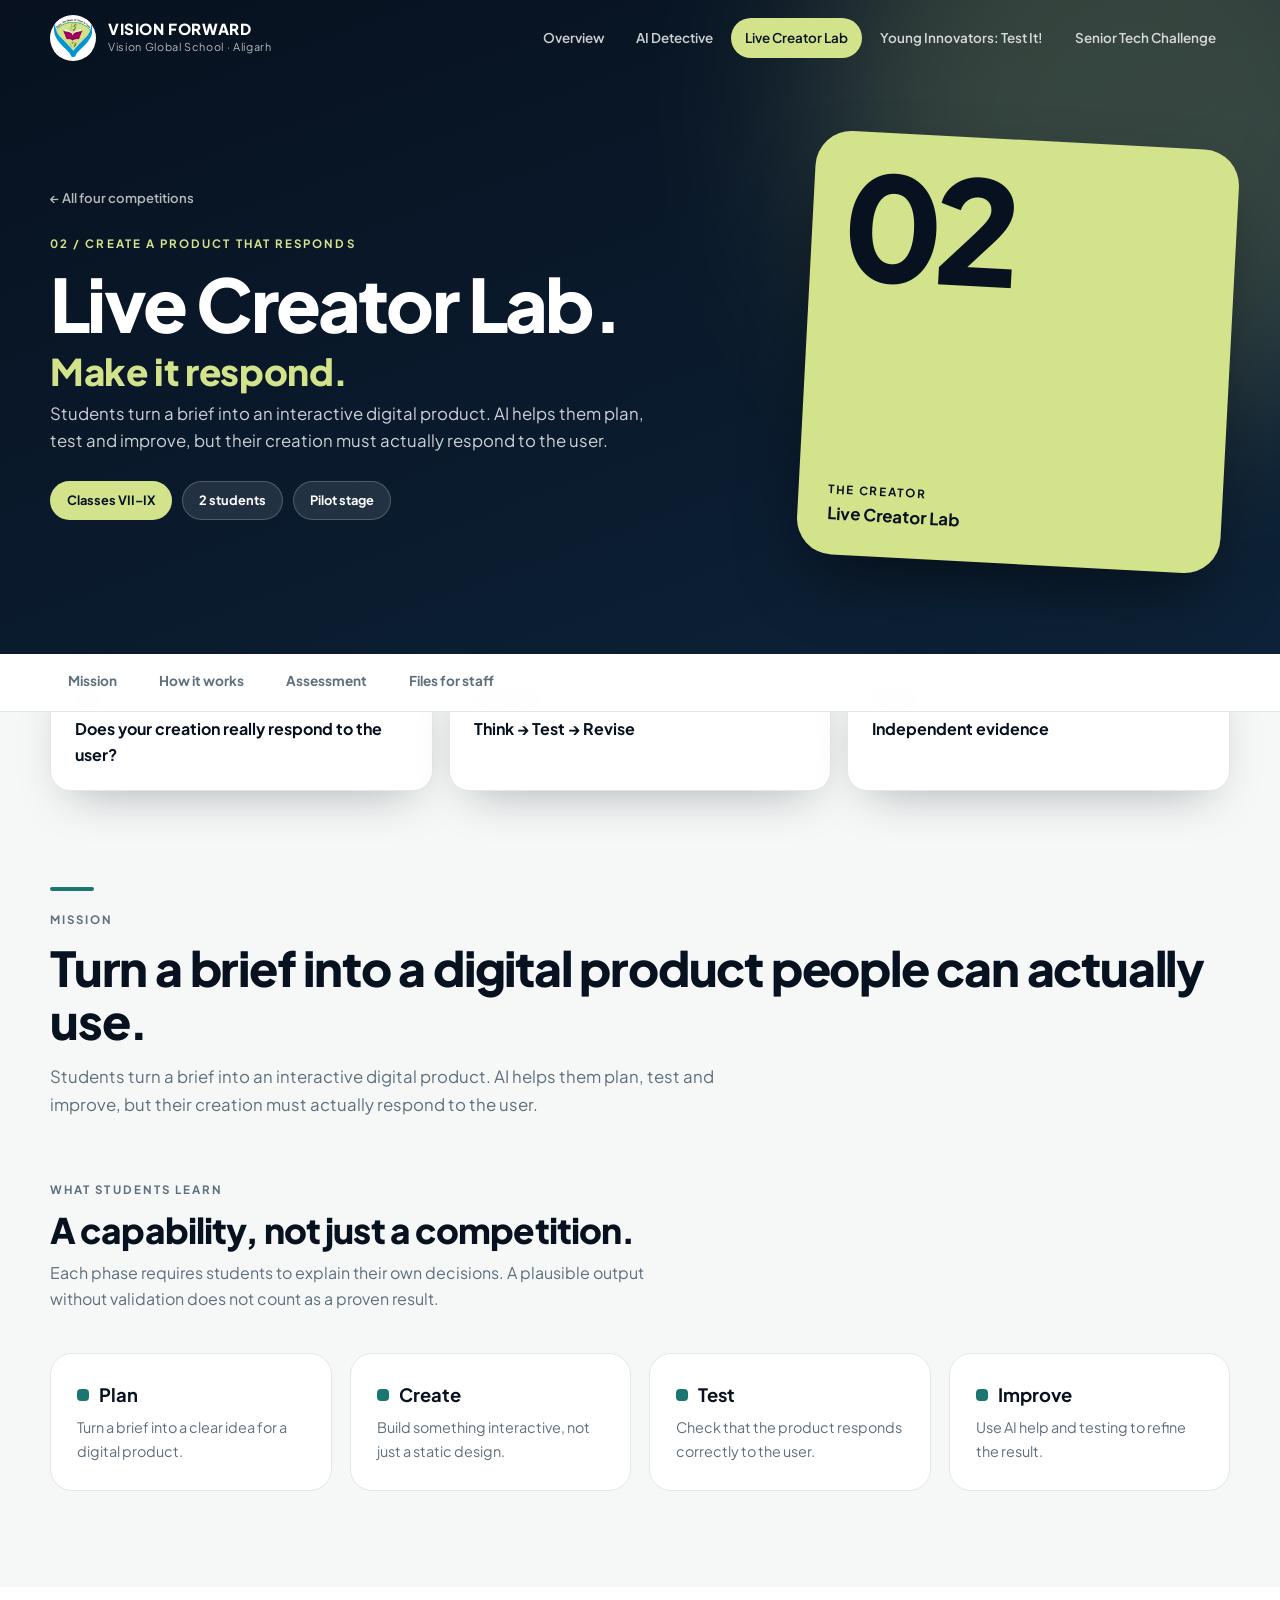
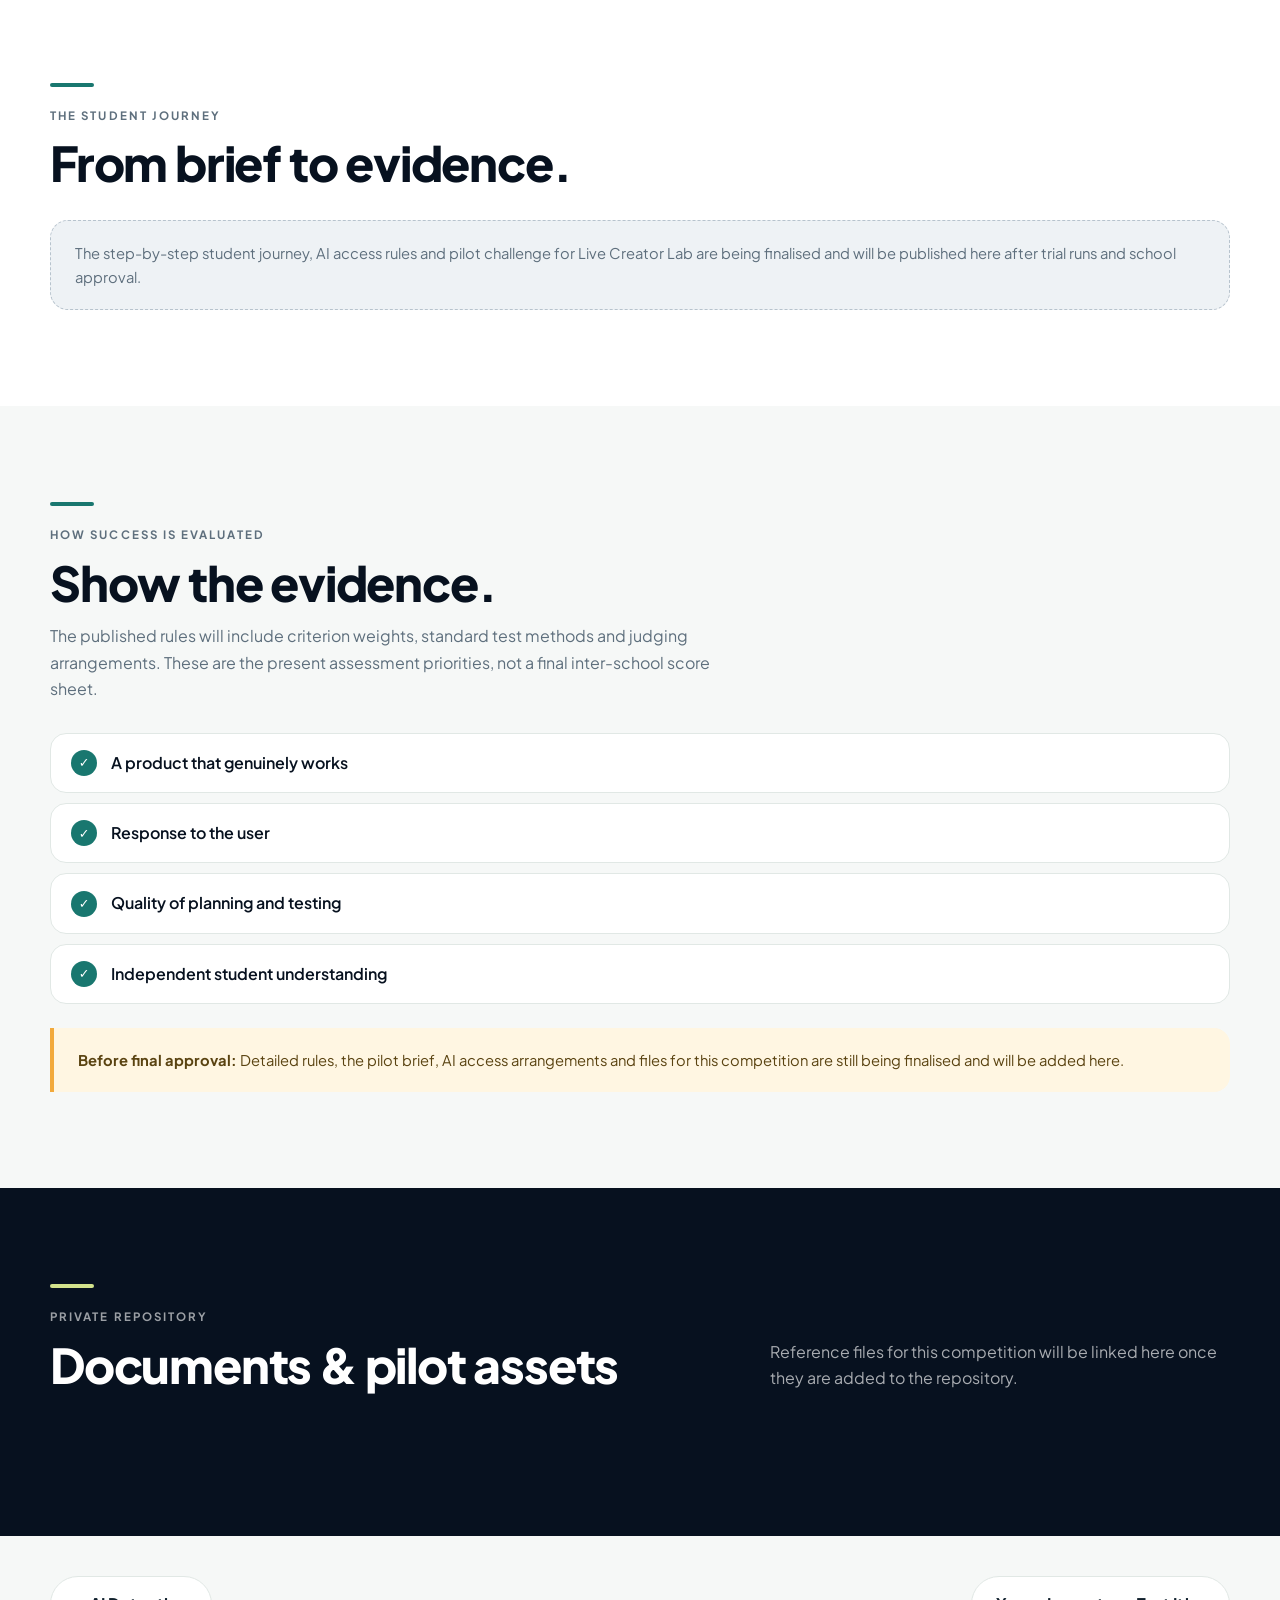
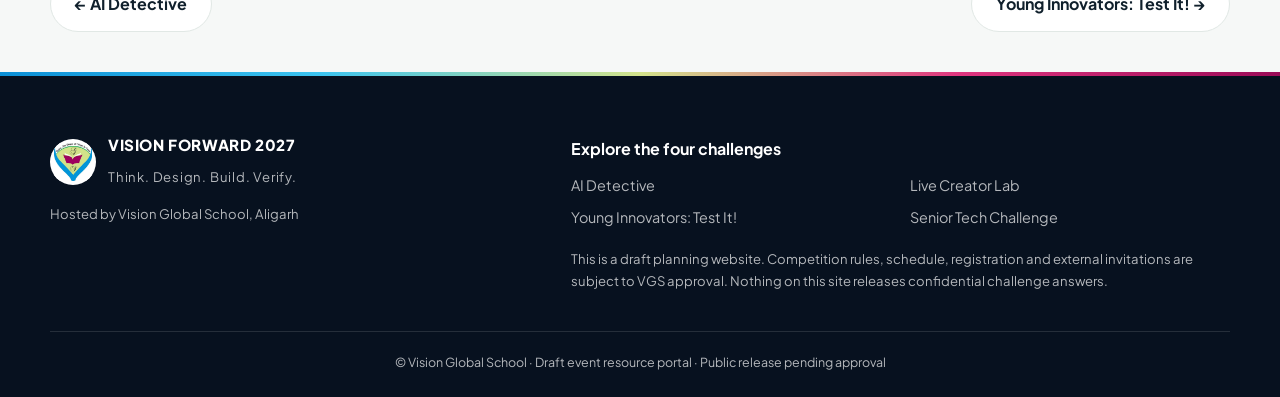
<file: live-creator-lab/index.html>
<!doctype html>
<html lang="en">
<head>
<meta charset="utf-8">
<meta name="viewport" content="width=device-width, initial-scale=1">
<title>Live Creator Lab | VISION FORWARD 2027</title>
<meta name="description" content="Students turn a brief into an interactive digital product. AI helps them plan, test and improve, but their creation must actually respond to the user.">
<meta name="robots" content="noindex,nofollow">
<meta name="theme-color" content="#07111f">
<link rel="icon" href="../assets/logo.jpg">
<link rel="preconnect" href="https://fonts.googleapis.com">
<link rel="preconnect" href="https://fonts.gstatic.com" crossorigin>
<link href="https://fonts.googleapis.com/css2?family=Plus+Jakarta+Sans:wght@400;500;600;700;800&display=swap" rel="stylesheet">
<link rel="stylesheet" href="../assets/styles.css">
<script src="../assets/main.js" defer></script>
</head>
<body>
<a class="skip" href="#main">Skip to content</a>
<div id="bar"></div>
<header class="site-header"><div class="container header-inner">
<a class="brand" href="../index.html" aria-label="VISION FORWARD home"><span class="logo-mark"><img src="../assets/logo.jpg" alt="Vision Global School logo"></span><span class="brand-wordmark"><strong>VISION FORWARD</strong><small>Vision Global School · Aligarh</small></span></a>
<button class="nav-toggle" type="button" aria-expanded="false" aria-controls="site-nav" aria-label="Open navigation"><span aria-hidden="true">☰</span></button>
<nav id="site-nav" class="nav" aria-label="Main navigation">
<a href="../index.html">Overview</a>
<a href="../ai-detective/index.html">AI Detective</a>
<a href="../live-creator-lab/index.html" class="active" aria-current="page">Live Creator Lab</a>
<a href="../young-innovators/index.html">Young Innovators: Test It!</a>
<a href="../senior-tech-challenge/index.html">Senior Tech Challenge</a>
</nav></div></header>
<main id="main">
<section class="thero lime" style="--accent:var(--lime)"><div class="container"><div>
<a class="back" href="../index.html#competitions">← All four competitions</a>
<div class="smallcap kicker">02 / CREATE A PRODUCT THAT RESPONDS</div>
<h1>Live Creator Lab.<em>Make it respond.</em></h1>
<p class="desc">Students turn a brief into an interactive digital product. AI helps them plan, test and improve, but their creation must actually respond to the user.</p>
<div class="chips"><span>Classes VII–IX</span><span>2 students</span><span>Pilot stage</span></div></div>
<div class="tbadge"><span class="big">02</span><div><b>THE CREATOR</b><span>Live Creator Lab</span></div></div></div></section>
<nav class="subnav" aria-label="On this page"><div class="container"><a href="#mission">Mission</a><a href="#how">How it works</a><a href="#assessment">Assessment</a><a href="#files">Files for staff</a></div></nav>
<div class="container"><div class="apt"><div><small>ASK</small><b>Does your creation really respond to the user?</b></div><div><small>PRACTISE</small><b>Think → Test → Revise</b></div><div><small>PROVE</small><b>Independent evidence</b></div></div></div>

<section class="pad" id="mission"><div class="container rv"><div class="rule"></div><span class="smallcap soft">MISSION</span><h2 class="section-title">Turn a brief into a digital product people can actually use.</h2><p class="lead soft" style="max-width:720px;margin-top:16px;font-size:1.05rem">Students turn a brief into an interactive digital product. AI helps them plan, test and improve, but their creation must actually respond to the user.</p>
<div style="margin-top:56px"><span class="smallcap soft">WHAT STUDENTS LEARN</span><h2 class="section-title" style="font-size:clamp(1.5rem,3vw,2.2rem)">A capability, not just a competition.</h2><p class="soft" style="max-width:640px;margin-top:10px">Each phase requires students to explain their own decisions. A plausible output without validation does not count as a proven result.</p></div>
<div class="learn"><div><h3>Plan</h3><p>Turn a brief into a clear idea for a digital product.</p></div><div><h3>Create</h3><p>Build something interactive, not just a static design.</p></div><div><h3>Test</h3><p>Check that the product responds correctly to the user.</p></div><div><h3>Improve</h3><p>Use AI help and testing to refine the result.</p></div></div></div></section>

<section class="pad" id="how" style="background:#fff"><div class="container">
<div class="rule"></div><span class="smallcap soft">THE STUDENT JOURNEY</span><h2 class="section-title">From brief to evidence.</h2><div class="tbd" style="margin-top:30px">The step-by-step student journey, AI access rules and pilot challenge for Live Creator Lab are being finalised and will be published here after trial runs and school approval.</div>
</div></section>

<section class="pad" id="assessment"><div class="container"><div class="rule"></div><span class="smallcap soft">HOW SUCCESS IS EVALUATED</span><h2 class="section-title">Show the evidence.</h2>
<p class="soft" style="max-width:660px;margin-top:14px">The published rules will include criterion weights, standard test methods and judging arrangements. These are the present assessment priorities, not a final inter-school score sheet.</p>
<ul class="evals"><li class="rv">A product that genuinely works</li><li class="rv">Response to the user</li><li class="rv">Quality of planning and testing</li><li class="rv">Independent student understanding</li></ul>
<p class="approval"><strong>Before final approval:</strong> Detailed rules, the pilot brief, AI access arrangements and files for this competition are still being finalised and will be added here.</p></div></section>

<section class="pad resource" id="files"><div class="container">
<div class="section-head"><div><div class="rule" style="background:var(--lime)"></div><span class="smallcap muted">PRIVATE REPOSITORY</span><h2>Documents &amp; pilot assets</h2></div><p class="section-intro">Reference files for this competition will be linked here once they are added to the repository.</p></div>

</div></section>

<div class="container"><div class="pager"><a href="../ai-detective/index.html">← AI Detective</a><a href="../young-innovators/index.html">Young Innovators: Test It! →</a></div></div>
</main>
<footer class="footer"><div class="container"><div class="footer-inner">
<div><a class="brand" href="../index.html"><span class="logo-mark"><img src="../assets/logo.jpg" alt="VGS logo"></span><span class="brand-wordmark"><strong>VISION FORWARD 2027</strong><small>Think. Design. Build. Verify.</small></span></a><small style="margin-top:16px">Hosted by Vision Global School, Aligarh</small></div>
<div><strong>Explore the four challenges</strong><div class="foot-links"><a href="../ai-detective/index.html">AI Detective</a><a href="../live-creator-lab/index.html">Live Creator Lab</a><a href="../young-innovators/index.html">Young Innovators: Test It!</a><a href="../senior-tech-challenge/index.html">Senior Tech Challenge</a></div>
<small style="max-width:660px;margin-top:18px">This is a draft planning website. Competition rules, schedule, registration and external invitations are subject to VGS approval. Nothing on this site releases confidential challenge answers.</small></div>
</div><div class="footer-bottom">© Vision Global School · Draft event resource portal · Public release pending approval</div></div></footer>
</body></html>
</file>
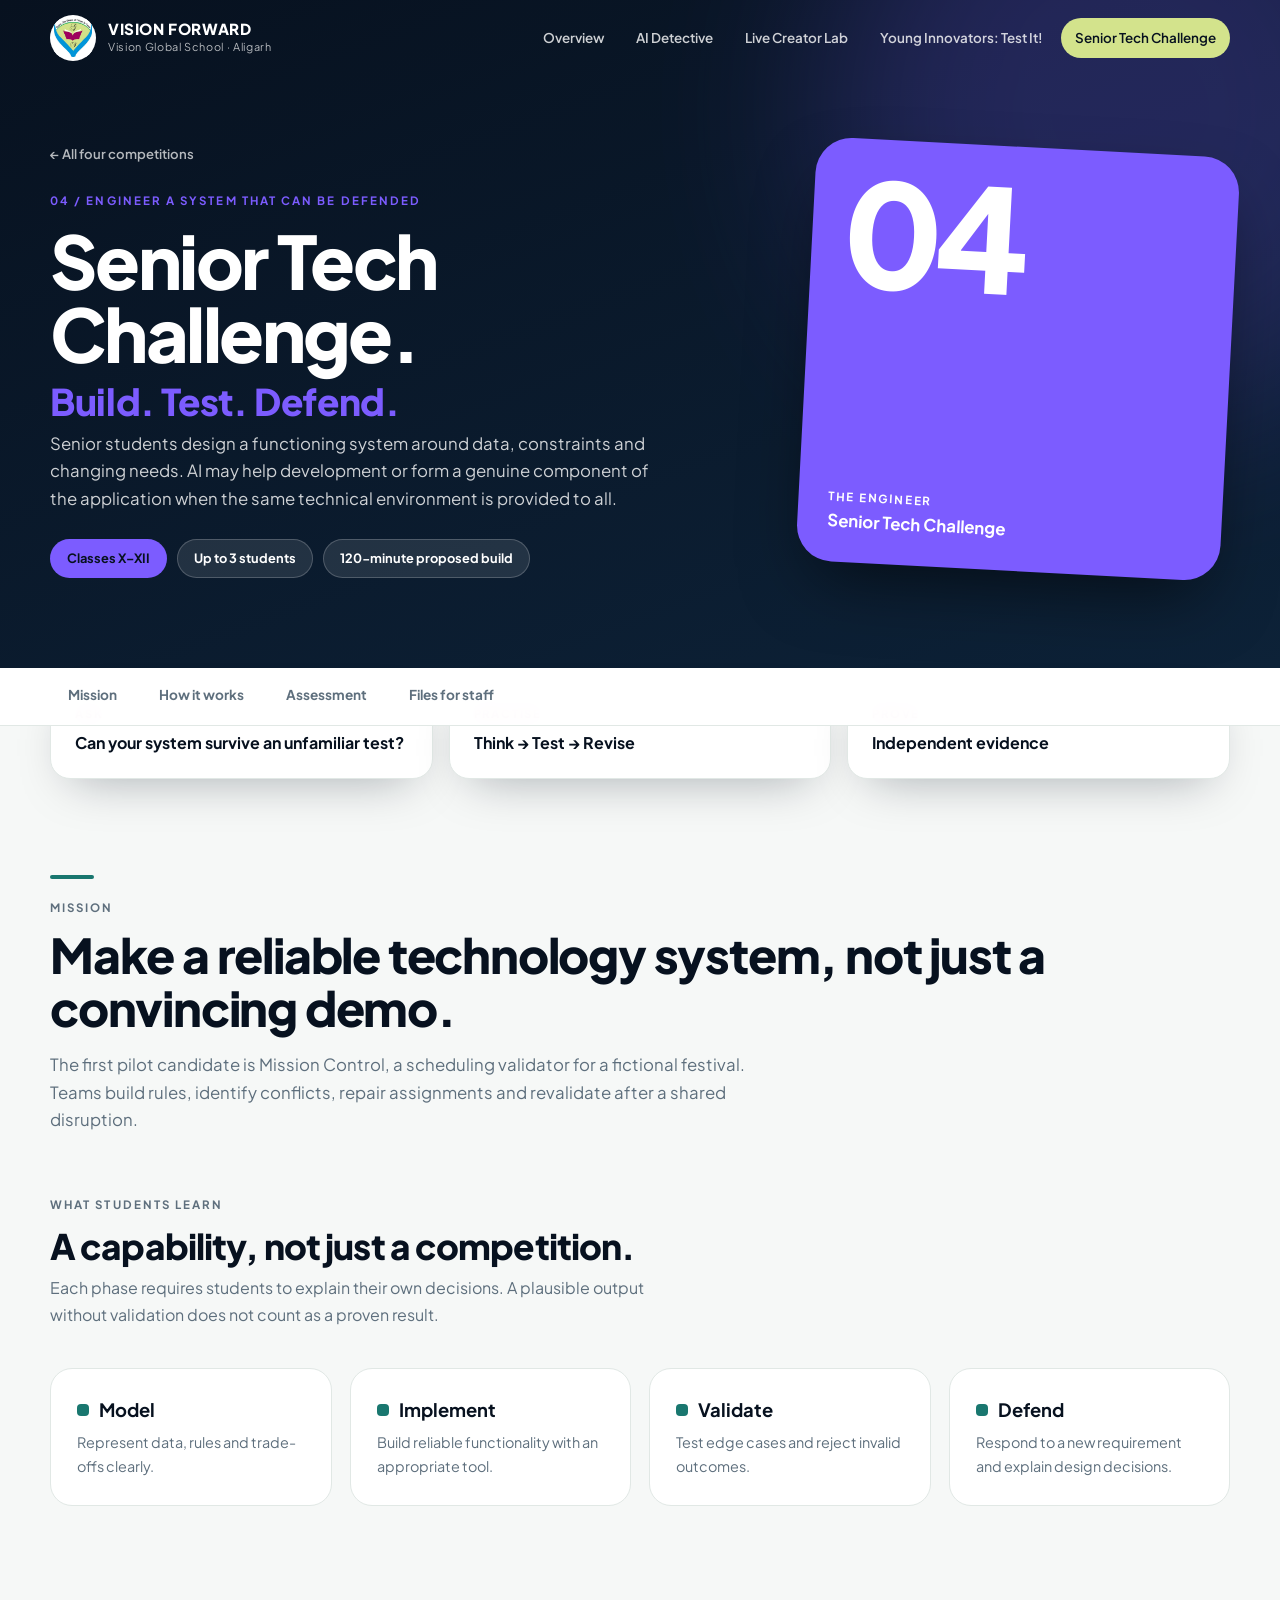
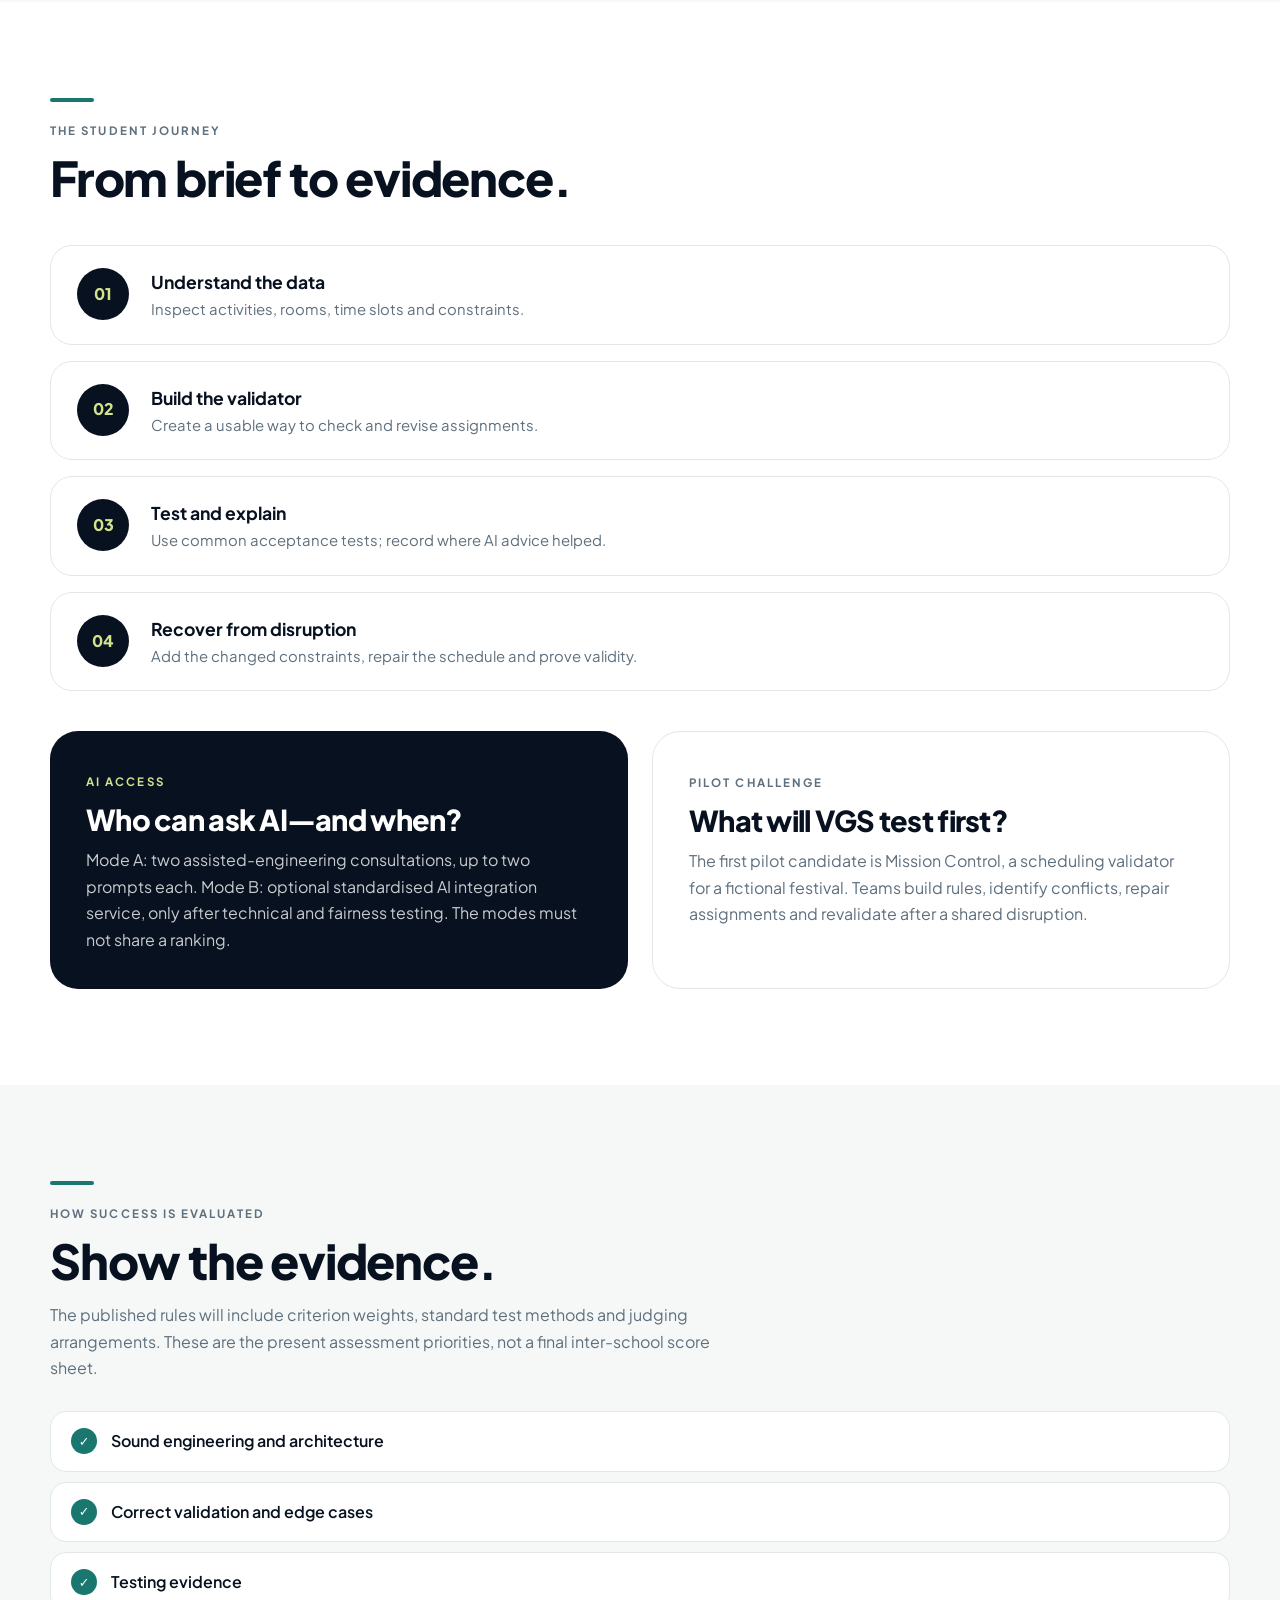
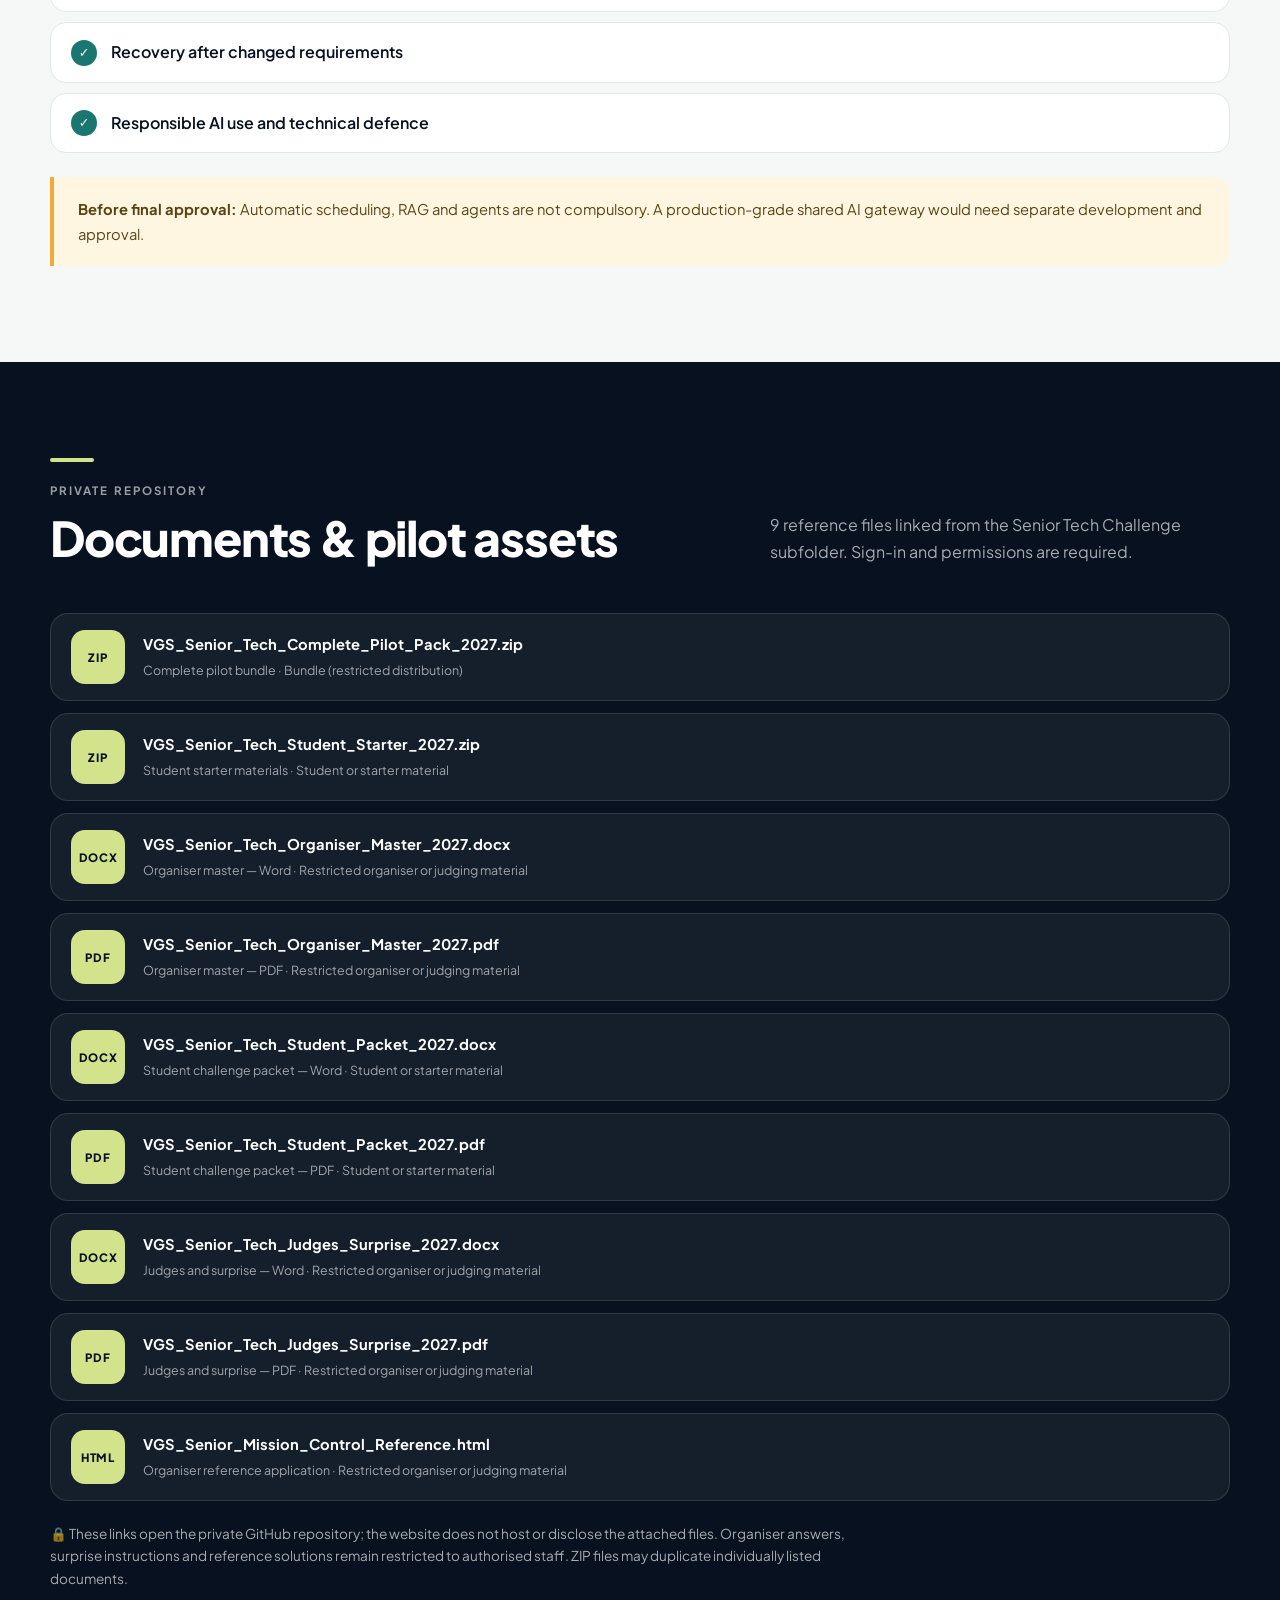
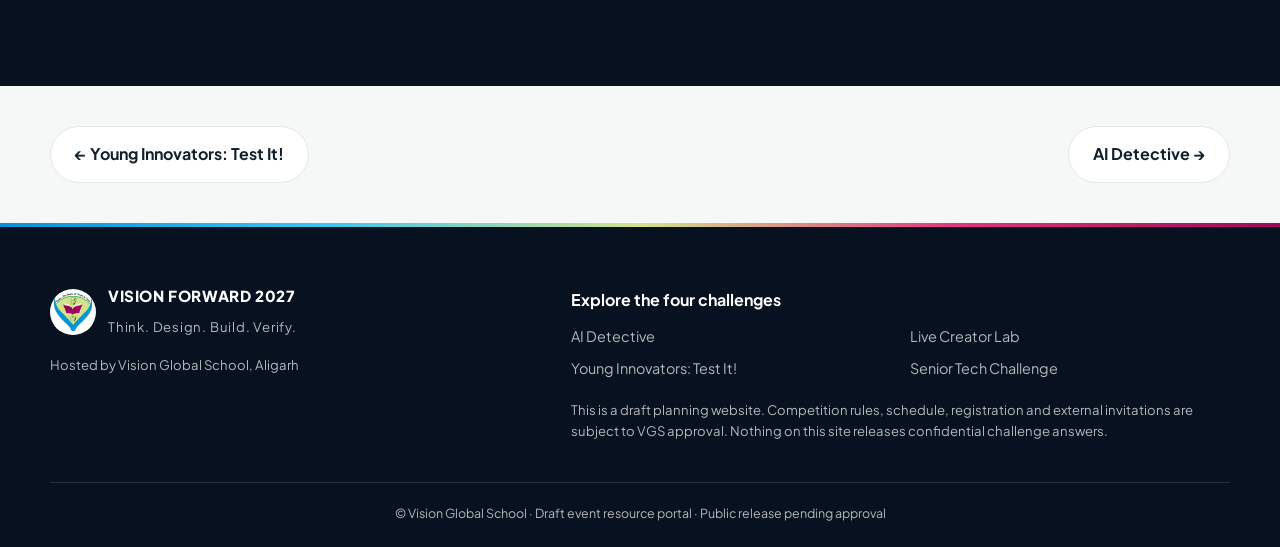
<file: senior-tech-challenge/index.html>
<!doctype html>
<html lang="en">
<head>
<meta charset="utf-8">
<meta name="viewport" content="width=device-width, initial-scale=1">
<title>Senior Tech Challenge | VISION FORWARD 2027</title>
<meta name="description" content="Senior students design a functioning system around data, constraints and changing needs. AI may help development or form a genuine component of the application when the same technical environment is provided to all.">
<meta name="robots" content="noindex,nofollow">
<meta name="theme-color" content="#07111f">
<link rel="icon" href="../assets/logo.jpg">
<link rel="preconnect" href="https://fonts.googleapis.com">
<link rel="preconnect" href="https://fonts.gstatic.com" crossorigin>
<link href="https://fonts.googleapis.com/css2?family=Plus+Jakarta+Sans:wght@400;500;600;700;800&display=swap" rel="stylesheet">
<link rel="stylesheet" href="../assets/styles.css">
<script src="../assets/main.js" defer></script>
</head>
<body>
<a class="skip" href="#main">Skip to content</a>
<div id="bar"></div>
<header class="site-header"><div class="container header-inner">
<a class="brand" href="../index.html" aria-label="VISION FORWARD home"><span class="logo-mark"><img src="../assets/logo.jpg" alt="Vision Global School logo"></span><span class="brand-wordmark"><strong>VISION FORWARD</strong><small>Vision Global School · Aligarh</small></span></a>
<button class="nav-toggle" type="button" aria-expanded="false" aria-controls="site-nav" aria-label="Open navigation"><span aria-hidden="true">☰</span></button>
<nav id="site-nav" class="nav" aria-label="Main navigation">
<a href="../index.html">Overview</a>
<a href="../ai-detective/index.html">AI Detective</a>
<a href="../live-creator-lab/index.html">Live Creator Lab</a>
<a href="../young-innovators/index.html">Young Innovators: Test It!</a>
<a href="../senior-tech-challenge/index.html" class="active" aria-current="page">Senior Tech Challenge</a>
</nav></div></header>
<main id="main">
<section class="thero violet" style="--accent:var(--violet)"><div class="container"><div>
<a class="back" href="../index.html#competitions">← All four competitions</a>
<div class="smallcap kicker">04 / ENGINEER A SYSTEM THAT CAN BE DEFENDED</div>
<h1>Senior Tech Challenge.<em>Build. Test. Defend.</em></h1>
<p class="desc">Senior students design a functioning system around data, constraints and changing needs. AI may help development or form a genuine component of the application when the same technical environment is provided to all.</p>
<div class="chips"><span>Classes X–XII</span><span>Up to 3 students</span><span>120-minute proposed build</span></div></div>
<div class="tbadge"><span class="big">04</span><div><b>THE ENGINEER</b><span>Senior Tech Challenge</span></div></div></div></section>
<nav class="subnav" aria-label="On this page"><div class="container"><a href="#mission">Mission</a><a href="#how">How it works</a><a href="#assessment">Assessment</a><a href="#files">Files for staff</a></div></nav>
<div class="container"><div class="apt"><div><small>ASK</small><b>Can your system survive an unfamiliar test?</b></div><div><small>PRACTISE</small><b>Think → Test → Revise</b></div><div><small>PROVE</small><b>Independent evidence</b></div></div></div>

<section class="pad" id="mission"><div class="container rv"><div class="rule"></div><span class="smallcap soft">MISSION</span><h2 class="section-title">Make a reliable technology system, not just a convincing demo.</h2><p class="lead soft" style="max-width:720px;margin-top:16px;font-size:1.05rem">The first pilot candidate is Mission Control, a scheduling validator for a fictional festival. Teams build rules, identify conflicts, repair assignments and revalidate after a shared disruption.</p>
<div style="margin-top:56px"><span class="smallcap soft">WHAT STUDENTS LEARN</span><h2 class="section-title" style="font-size:clamp(1.5rem,3vw,2.2rem)">A capability, not just a competition.</h2><p class="soft" style="max-width:640px;margin-top:10px">Each phase requires students to explain their own decisions. A plausible output without validation does not count as a proven result.</p></div>
<div class="learn"><div><h3>Model</h3><p>Represent data, rules and trade-offs clearly.</p></div><div><h3>Implement</h3><p>Build reliable functionality with an appropriate tool.</p></div><div><h3>Validate</h3><p>Test edge cases and reject invalid outcomes.</p></div><div><h3>Defend</h3><p>Respond to a new requirement and explain design decisions.</p></div></div></div></section>

<section class="pad" id="how" style="background:#fff"><div class="container">
<div class="rule"></div><span class="smallcap soft">THE STUDENT JOURNEY</span><h2 class="section-title">From brief to evidence.</h2>
<div class="journey"><div class="jrow rv"><span class="n">01</span><div><h3>Understand the data</h3><p>Inspect activities, rooms, time slots and constraints.</p></div></div><div class="jrow rv"><span class="n">02</span><div><h3>Build the validator</h3><p>Create a usable way to check and revise assignments.</p></div></div><div class="jrow rv"><span class="n">03</span><div><h3>Test and explain</h3><p>Use common acceptance tests; record where AI advice helped.</p></div></div><div class="jrow rv"><span class="n">04</span><div><h3>Recover from disruption</h3><p>Add the changed constraints, repair the schedule and prove validity.</p></div></div></div>
<div class="twocol" style="margin-top:40px"><div class="panel dark rv"><span class="smallcap" style="color:var(--lime)">AI ACCESS</span><h2>Who can ask AI—and when?</h2><p>Mode A: two assisted-engineering consultations, up to two prompts each. Mode B: optional standardised AI integration service, only after technical and fairness testing. The modes must not share a ranking.</p></div>
<div class="panel light rv"><span class="smallcap soft">PILOT CHALLENGE</span><h2>What will VGS test first?</h2><p class="soft">The first pilot candidate is Mission Control, a scheduling validator for a fictional festival. Teams build rules, identify conflicts, repair assignments and revalidate after a shared disruption.</p></div></div>
</div></section>

<section class="pad" id="assessment"><div class="container"><div class="rule"></div><span class="smallcap soft">HOW SUCCESS IS EVALUATED</span><h2 class="section-title">Show the evidence.</h2>
<p class="soft" style="max-width:660px;margin-top:14px">The published rules will include criterion weights, standard test methods and judging arrangements. These are the present assessment priorities, not a final inter-school score sheet.</p>
<ul class="evals"><li class="rv">Sound engineering and architecture</li><li class="rv">Correct validation and edge cases</li><li class="rv">Testing evidence</li><li class="rv">Recovery after changed requirements</li><li class="rv">Responsible AI use and technical defence</li></ul>
<p class="approval"><strong>Before final approval:</strong> Automatic scheduling, RAG and agents are not compulsory. A production-grade shared AI gateway would need separate development and approval.</p></div></section>

<section class="pad resource" id="files"><div class="container">
<div class="section-head"><div><div class="rule" style="background:var(--lime)"></div><span class="smallcap muted">PRIVATE REPOSITORY</span><h2>Documents &amp; pilot assets</h2></div><p class="section-intro">9 reference files linked from the Senior Tech Challenge subfolder. Sign-in and permissions are required.</p></div>
<div class="resource-list"><a class="resource-item" href="https://github.com/EduBuddy-PolarBear/CollegeData/blob/main/Events/VISION%20FORWARD%202027/Senior%20Tech%20Challenge/VGS_Senior_Tech_Complete_Pilot_Pack_2027.zip" target="_blank" rel="noopener noreferrer" aria-label="Open VGS_Senior_Tech_Complete_Pilot_Pack_2027.zip in private GitHub repository (sign-in required)"><span class="file-icon">ZIP</span><span><strong>VGS_Senior_Tech_Complete_Pilot_Pack_2027.zip</strong><small>Complete pilot bundle · Bundle (restricted distribution)</small></span></a>
<a class="resource-item" href="https://github.com/EduBuddy-PolarBear/CollegeData/blob/main/Events/VISION%20FORWARD%202027/Senior%20Tech%20Challenge/VGS_Senior_Tech_Student_Starter_2027.zip" target="_blank" rel="noopener noreferrer" aria-label="Open VGS_Senior_Tech_Student_Starter_2027.zip in private GitHub repository (sign-in required)"><span class="file-icon">ZIP</span><span><strong>VGS_Senior_Tech_Student_Starter_2027.zip</strong><small>Student starter materials · Student or starter material</small></span></a>
<a class="resource-item" href="https://github.com/EduBuddy-PolarBear/CollegeData/blob/main/Events/VISION%20FORWARD%202027/Senior%20Tech%20Challenge/VGS_Senior_Tech_Organiser_Master_2027.docx" target="_blank" rel="noopener noreferrer" aria-label="Open VGS_Senior_Tech_Organiser_Master_2027.docx in private GitHub repository (sign-in required)"><span class="file-icon">DOCX</span><span><strong>VGS_Senior_Tech_Organiser_Master_2027.docx</strong><small>Organiser master — Word · Restricted organiser or judging material</small></span></a>
<a class="resource-item" href="https://github.com/EduBuddy-PolarBear/CollegeData/blob/main/Events/VISION%20FORWARD%202027/Senior%20Tech%20Challenge/VGS_Senior_Tech_Organiser_Master_2027.pdf" target="_blank" rel="noopener noreferrer" aria-label="Open VGS_Senior_Tech_Organiser_Master_2027.pdf in private GitHub repository (sign-in required)"><span class="file-icon">PDF</span><span><strong>VGS_Senior_Tech_Organiser_Master_2027.pdf</strong><small>Organiser master — PDF · Restricted organiser or judging material</small></span></a>
<a class="resource-item" href="https://github.com/EduBuddy-PolarBear/CollegeData/blob/main/Events/VISION%20FORWARD%202027/Senior%20Tech%20Challenge/VGS_Senior_Tech_Student_Packet_2027.docx" target="_blank" rel="noopener noreferrer" aria-label="Open VGS_Senior_Tech_Student_Packet_2027.docx in private GitHub repository (sign-in required)"><span class="file-icon">DOCX</span><span><strong>VGS_Senior_Tech_Student_Packet_2027.docx</strong><small>Student challenge packet — Word · Student or starter material</small></span></a>
<a class="resource-item" href="https://github.com/EduBuddy-PolarBear/CollegeData/blob/main/Events/VISION%20FORWARD%202027/Senior%20Tech%20Challenge/VGS_Senior_Tech_Student_Packet_2027.pdf" target="_blank" rel="noopener noreferrer" aria-label="Open VGS_Senior_Tech_Student_Packet_2027.pdf in private GitHub repository (sign-in required)"><span class="file-icon">PDF</span><span><strong>VGS_Senior_Tech_Student_Packet_2027.pdf</strong><small>Student challenge packet — PDF · Student or starter material</small></span></a>
<a class="resource-item" href="https://github.com/EduBuddy-PolarBear/CollegeData/blob/main/Events/VISION%20FORWARD%202027/Senior%20Tech%20Challenge/VGS_Senior_Tech_Judges_Surprise_2027.docx" target="_blank" rel="noopener noreferrer" aria-label="Open VGS_Senior_Tech_Judges_Surprise_2027.docx in private GitHub repository (sign-in required)"><span class="file-icon">DOCX</span><span><strong>VGS_Senior_Tech_Judges_Surprise_2027.docx</strong><small>Judges and surprise — Word · Restricted organiser or judging material</small></span></a>
<a class="resource-item" href="https://github.com/EduBuddy-PolarBear/CollegeData/blob/main/Events/VISION%20FORWARD%202027/Senior%20Tech%20Challenge/VGS_Senior_Tech_Judges_Surprise_2027.pdf" target="_blank" rel="noopener noreferrer" aria-label="Open VGS_Senior_Tech_Judges_Surprise_2027.pdf in private GitHub repository (sign-in required)"><span class="file-icon">PDF</span><span><strong>VGS_Senior_Tech_Judges_Surprise_2027.pdf</strong><small>Judges and surprise — PDF · Restricted organiser or judging material</small></span></a>
<a class="resource-item" href="https://github.com/EduBuddy-PolarBear/CollegeData/blob/main/Events/VISION%20FORWARD%202027/Senior%20Tech%20Challenge/VGS_Senior_Mission_Control_Reference.html" target="_blank" rel="noopener noreferrer" aria-label="Open VGS_Senior_Mission_Control_Reference.html in private GitHub repository (sign-in required)"><span class="file-icon">HTML</span><span><strong>VGS_Senior_Mission_Control_Reference.html</strong><small>Organiser reference application · Restricted organiser or judging material</small></span></a></div>
<p class="resource-notice">🔒 These links open the private GitHub repository; the website does not host or disclose the attached files. Organiser answers, surprise instructions and reference solutions remain restricted to authorised staff. ZIP files may duplicate individually listed documents.</p>
</div></section>

<div class="container"><div class="pager"><a href="../young-innovators/index.html">← Young Innovators: Test It!</a><a href="../ai-detective/index.html">AI Detective →</a></div></div>
</main>
<footer class="footer"><div class="container"><div class="footer-inner">
<div><a class="brand" href="../index.html"><span class="logo-mark"><img src="../assets/logo.jpg" alt="VGS logo"></span><span class="brand-wordmark"><strong>VISION FORWARD 2027</strong><small>Think. Design. Build. Verify.</small></span></a><small style="margin-top:16px">Hosted by Vision Global School, Aligarh</small></div>
<div><strong>Explore the four challenges</strong><div class="foot-links"><a href="../ai-detective/index.html">AI Detective</a><a href="../live-creator-lab/index.html">Live Creator Lab</a><a href="../young-innovators/index.html">Young Innovators: Test It!</a><a href="../senior-tech-challenge/index.html">Senior Tech Challenge</a></div>
<small style="max-width:660px;margin-top:18px">This is a draft planning website. Competition rules, schedule, registration and external invitations are subject to VGS approval. Nothing on this site releases confidential challenge answers.</small></div>
</div><div class="footer-bottom">© Vision Global School · Draft event resource portal · Public release pending approval</div></div></footer>
</body></html>
</file>
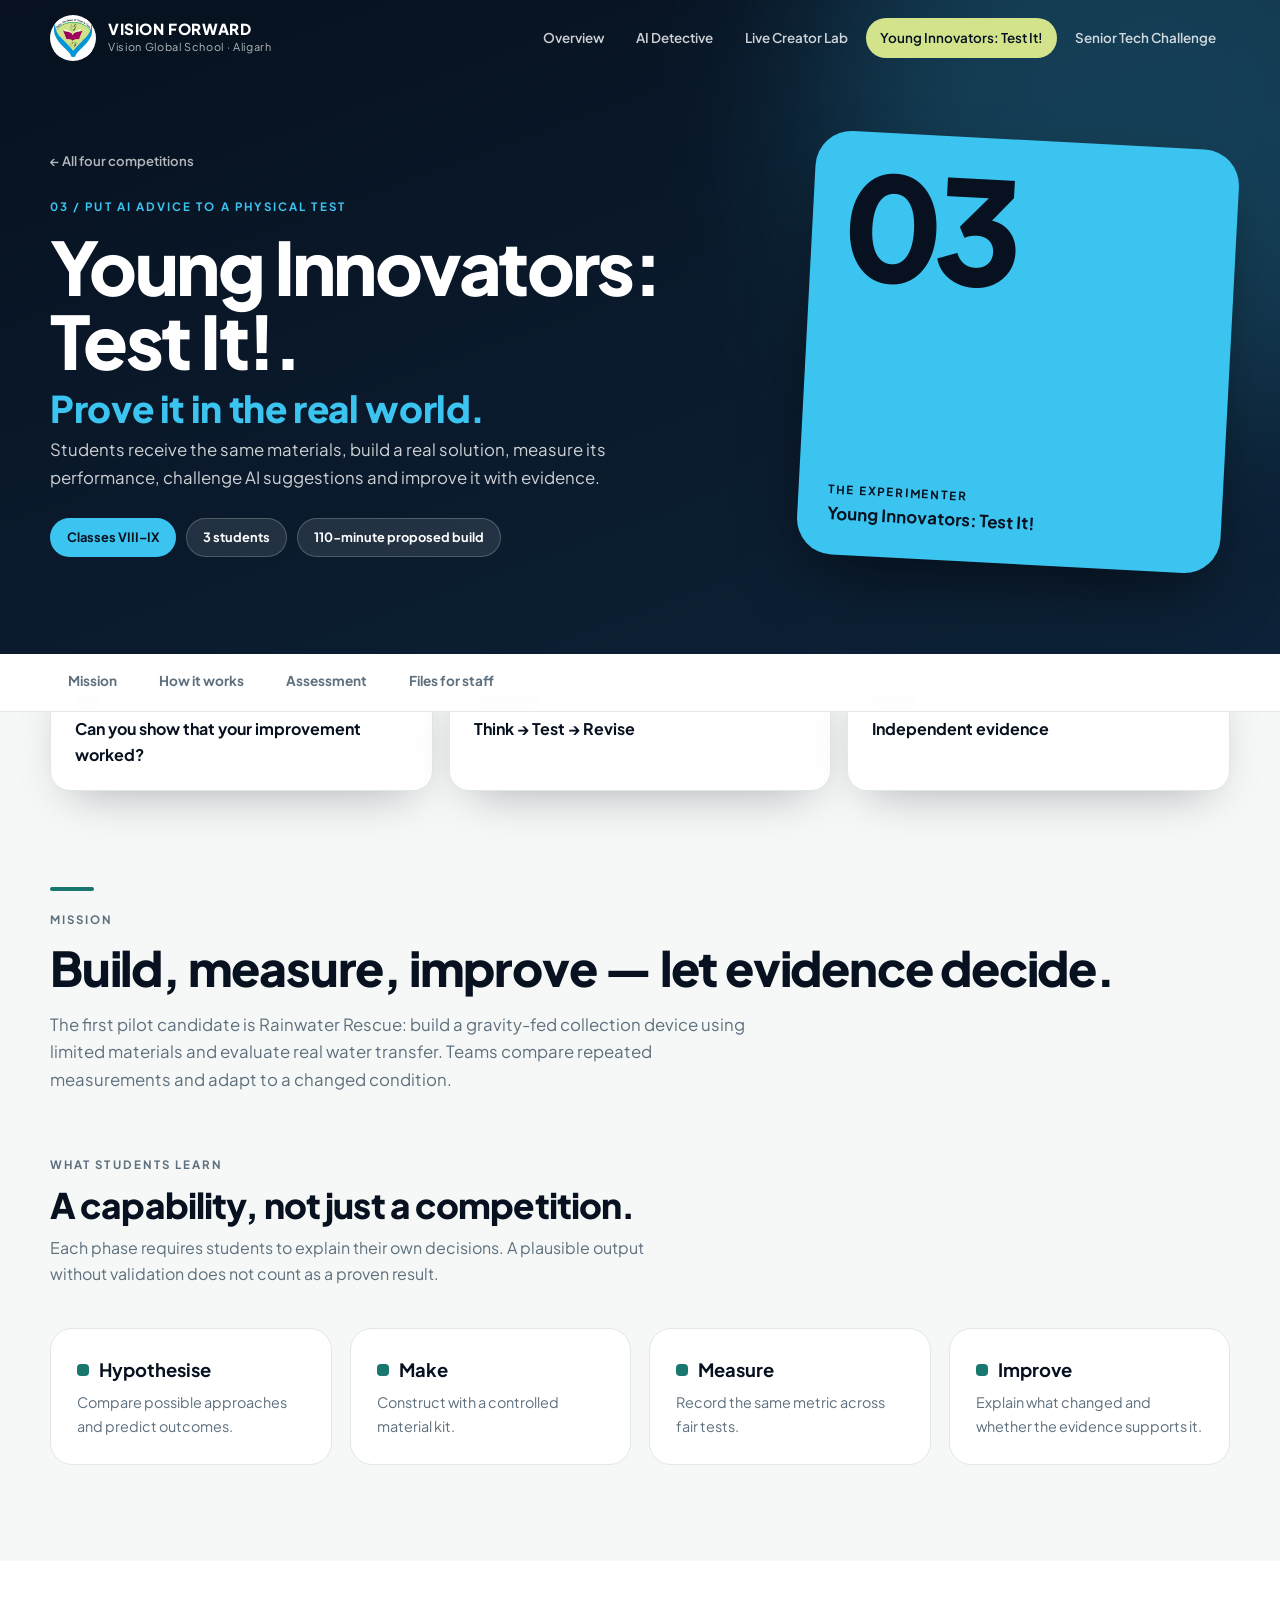
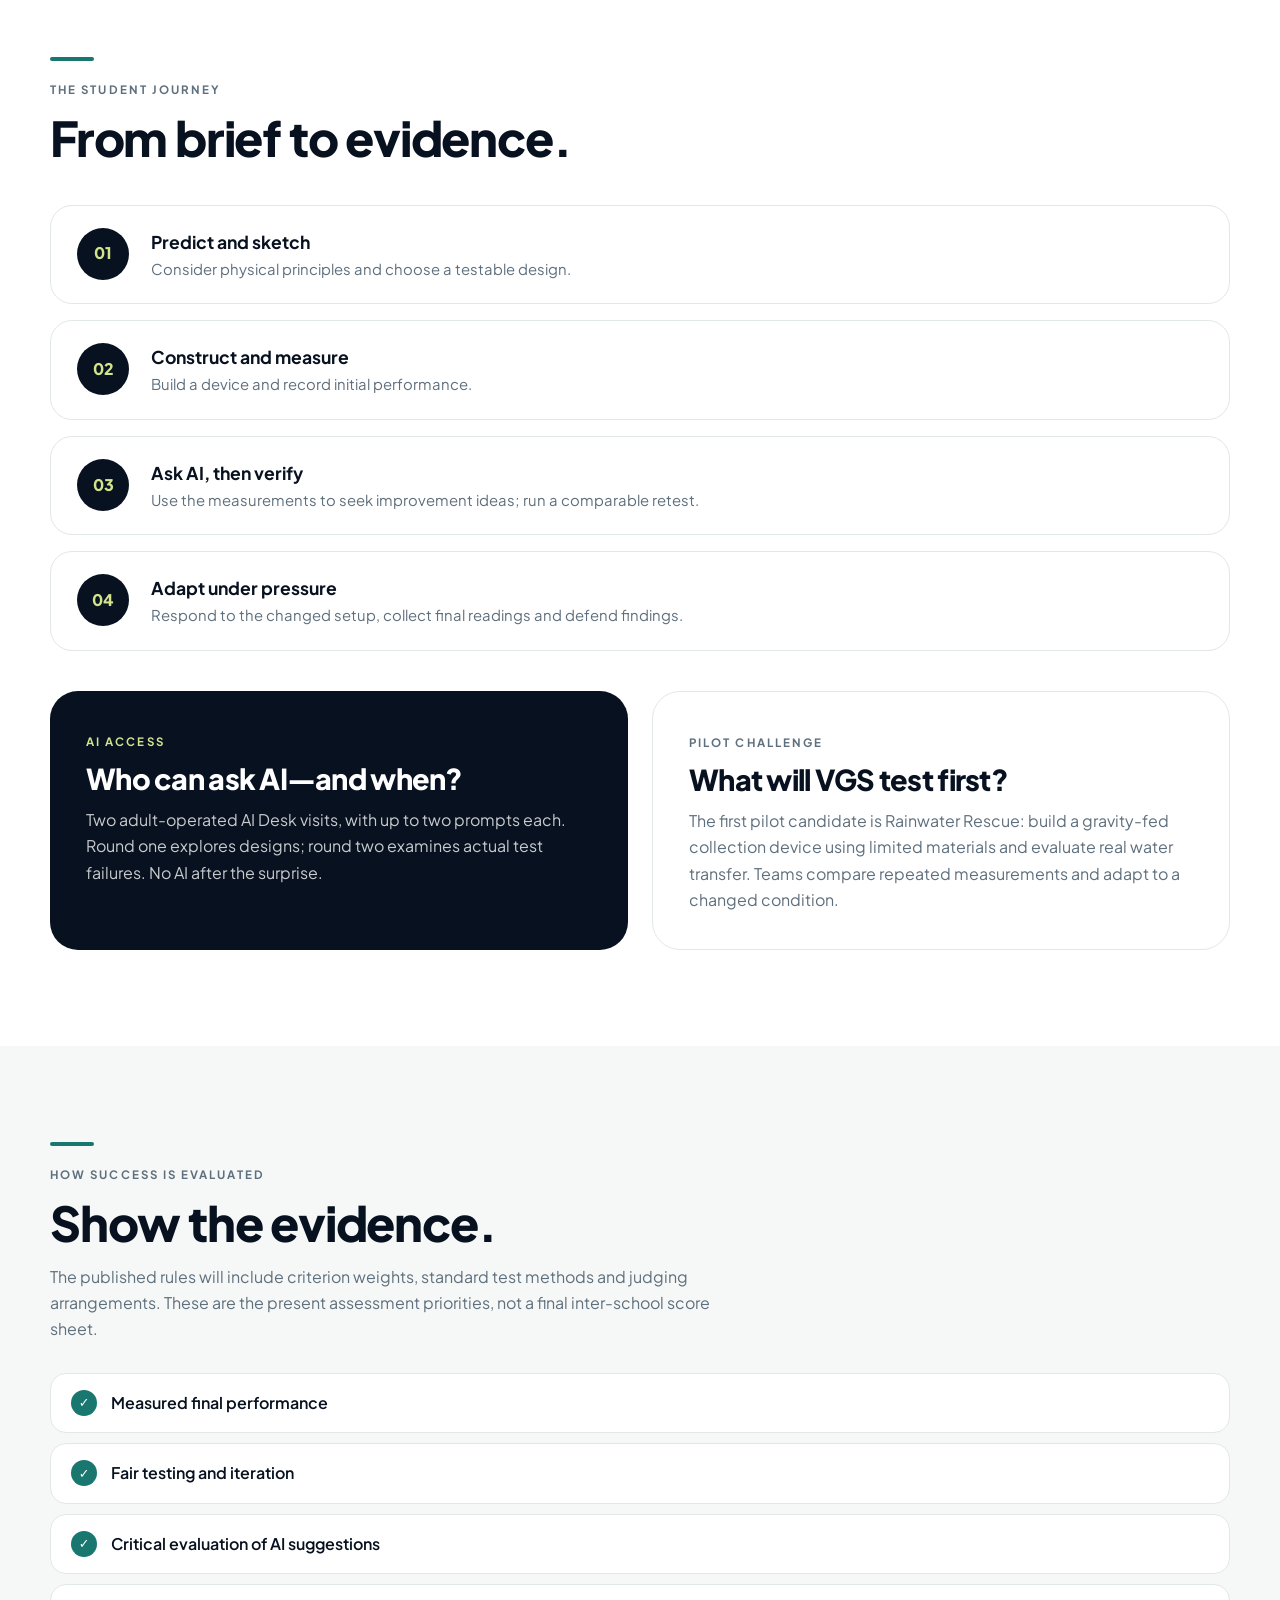
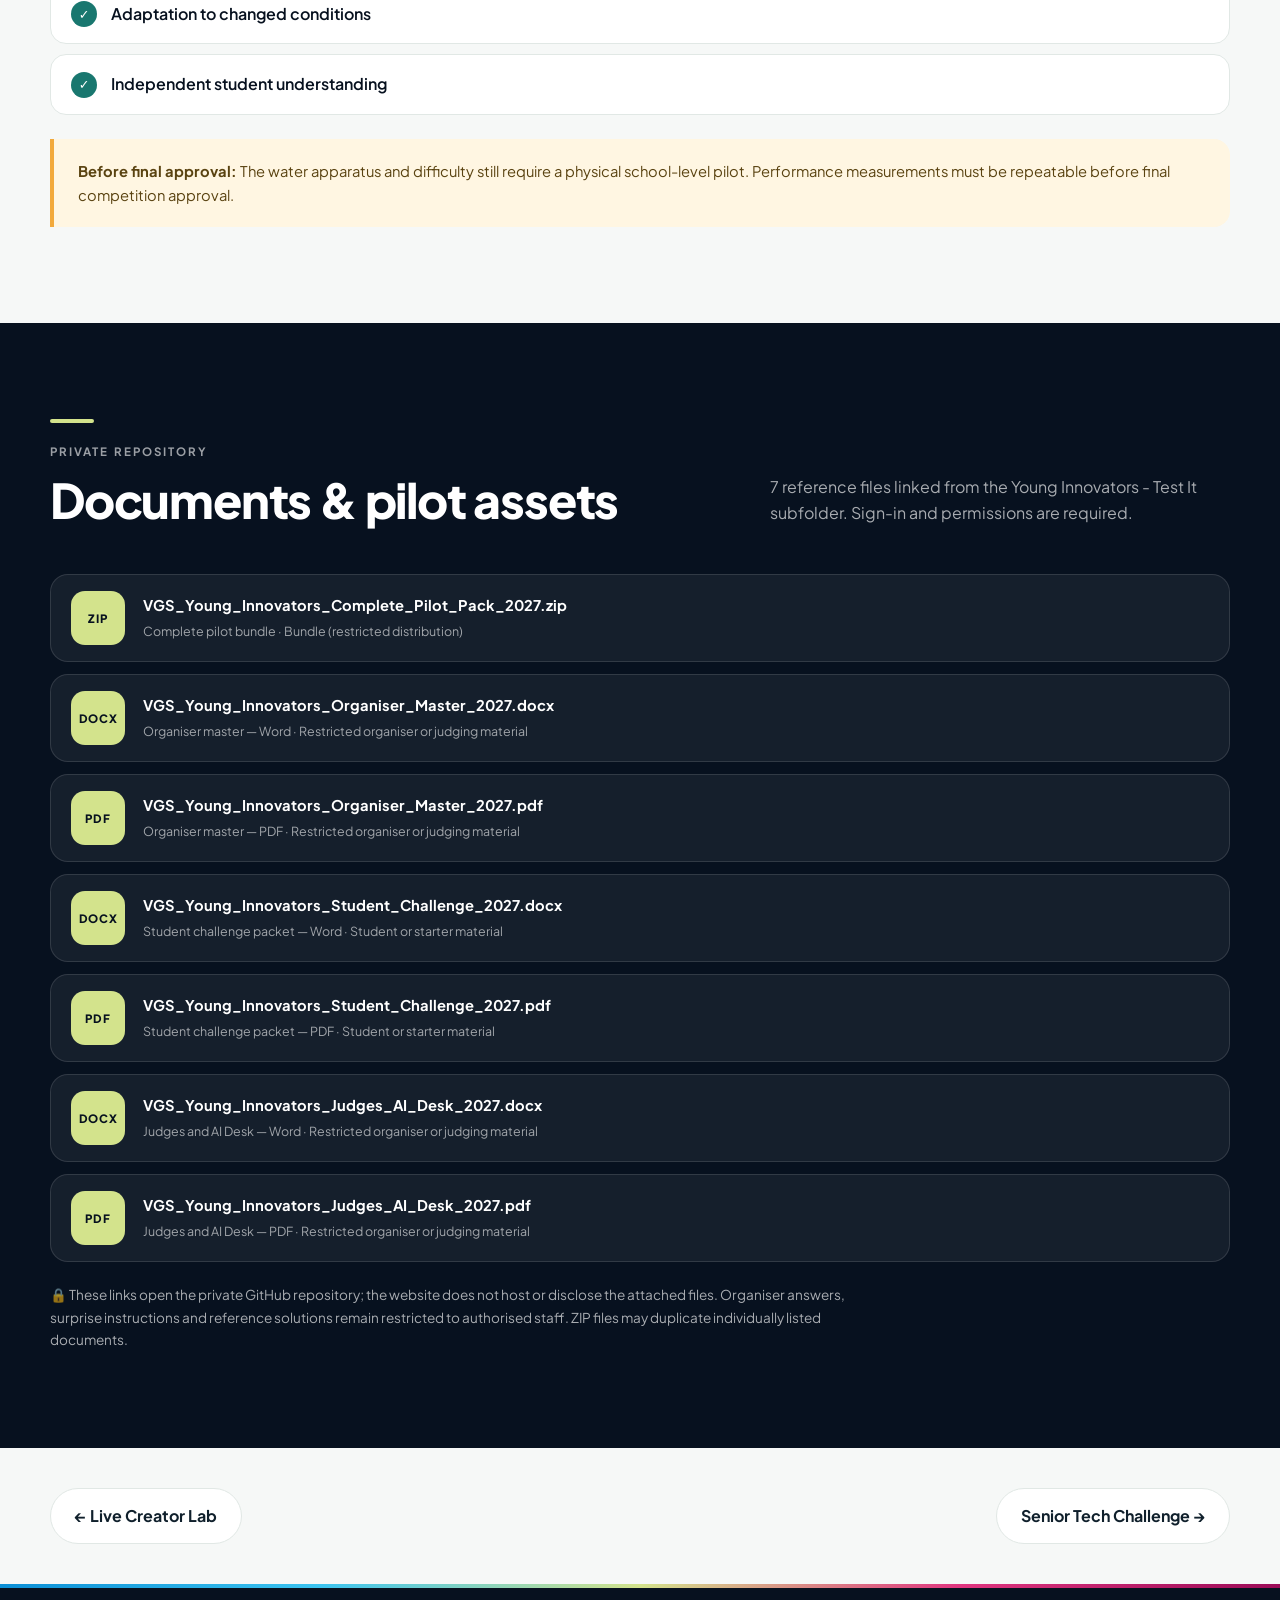
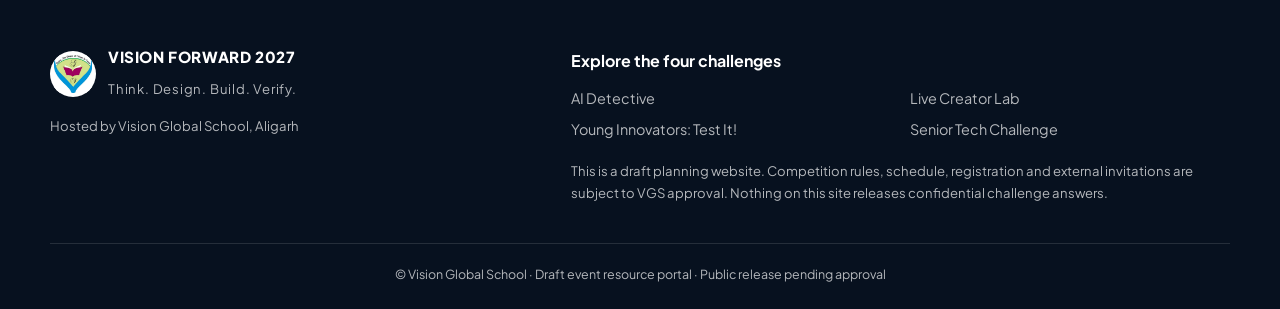
<file: young-innovators/index.html>
<!doctype html>
<html lang="en">
<head>
<meta charset="utf-8">
<meta name="viewport" content="width=device-width, initial-scale=1">
<title>Young Innovators: Test It! | VISION FORWARD 2027</title>
<meta name="description" content="Students receive the same materials, build a real solution, measure its performance, challenge AI suggestions and improve it with evidence.">
<meta name="robots" content="noindex,nofollow">
<meta name="theme-color" content="#07111f">
<link rel="icon" href="../assets/logo.jpg">
<link rel="preconnect" href="https://fonts.googleapis.com">
<link rel="preconnect" href="https://fonts.gstatic.com" crossorigin>
<link href="https://fonts.googleapis.com/css2?family=Plus+Jakarta+Sans:wght@400;500;600;700;800&display=swap" rel="stylesheet">
<link rel="stylesheet" href="../assets/styles.css">
<script src="../assets/main.js" defer></script>
</head>
<body>
<a class="skip" href="#main">Skip to content</a>
<div id="bar"></div>
<header class="site-header"><div class="container header-inner">
<a class="brand" href="../index.html" aria-label="VISION FORWARD home"><span class="logo-mark"><img src="../assets/logo.jpg" alt="Vision Global School logo"></span><span class="brand-wordmark"><strong>VISION FORWARD</strong><small>Vision Global School · Aligarh</small></span></a>
<button class="nav-toggle" type="button" aria-expanded="false" aria-controls="site-nav" aria-label="Open navigation"><span aria-hidden="true">☰</span></button>
<nav id="site-nav" class="nav" aria-label="Main navigation">
<a href="../index.html">Overview</a>
<a href="../ai-detective/index.html">AI Detective</a>
<a href="../live-creator-lab/index.html">Live Creator Lab</a>
<a href="../young-innovators/index.html" class="active" aria-current="page">Young Innovators: Test It!</a>
<a href="../senior-tech-challenge/index.html">Senior Tech Challenge</a>
</nav></div></header>
<main id="main">
<section class="thero cyan" style="--accent:var(--cyan)"><div class="container"><div>
<a class="back" href="../index.html#competitions">← All four competitions</a>
<div class="smallcap kicker">03 / PUT AI ADVICE TO A PHYSICAL TEST</div>
<h1>Young Innovators: Test It!.<em>Prove it in the real world.</em></h1>
<p class="desc">Students receive the same materials, build a real solution, measure its performance, challenge AI suggestions and improve it with evidence.</p>
<div class="chips"><span>Classes VIII–IX</span><span>3 students</span><span>110-minute proposed build</span></div></div>
<div class="tbadge"><span class="big">03</span><div><b>THE EXPERIMENTER</b><span>Young Innovators: Test It!</span></div></div></div></section>
<nav class="subnav" aria-label="On this page"><div class="container"><a href="#mission">Mission</a><a href="#how">How it works</a><a href="#assessment">Assessment</a><a href="#files">Files for staff</a></div></nav>
<div class="container"><div class="apt"><div><small>ASK</small><b>Can you show that your improvement worked?</b></div><div><small>PRACTISE</small><b>Think → Test → Revise</b></div><div><small>PROVE</small><b>Independent evidence</b></div></div></div>

<section class="pad" id="mission"><div class="container rv"><div class="rule"></div><span class="smallcap soft">MISSION</span><h2 class="section-title">Build, measure, improve — let evidence decide.</h2><p class="lead soft" style="max-width:720px;margin-top:16px;font-size:1.05rem">The first pilot candidate is Rainwater Rescue: build a gravity-fed collection device using limited materials and evaluate real water transfer. Teams compare repeated measurements and adapt to a changed condition.</p>
<div style="margin-top:56px"><span class="smallcap soft">WHAT STUDENTS LEARN</span><h2 class="section-title" style="font-size:clamp(1.5rem,3vw,2.2rem)">A capability, not just a competition.</h2><p class="soft" style="max-width:640px;margin-top:10px">Each phase requires students to explain their own decisions. A plausible output without validation does not count as a proven result.</p></div>
<div class="learn"><div><h3>Hypothesise</h3><p>Compare possible approaches and predict outcomes.</p></div><div><h3>Make</h3><p>Construct with a controlled material kit.</p></div><div><h3>Measure</h3><p>Record the same metric across fair tests.</p></div><div><h3>Improve</h3><p>Explain what changed and whether the evidence supports it.</p></div></div></div></section>

<section class="pad" id="how" style="background:#fff"><div class="container">
<div class="rule"></div><span class="smallcap soft">THE STUDENT JOURNEY</span><h2 class="section-title">From brief to evidence.</h2>
<div class="journey"><div class="jrow rv"><span class="n">01</span><div><h3>Predict and sketch</h3><p>Consider physical principles and choose a testable design.</p></div></div><div class="jrow rv"><span class="n">02</span><div><h3>Construct and measure</h3><p>Build a device and record initial performance.</p></div></div><div class="jrow rv"><span class="n">03</span><div><h3>Ask AI, then verify</h3><p>Use the measurements to seek improvement ideas; run a comparable retest.</p></div></div><div class="jrow rv"><span class="n">04</span><div><h3>Adapt under pressure</h3><p>Respond to the changed setup, collect final readings and defend findings.</p></div></div></div>
<div class="twocol" style="margin-top:40px"><div class="panel dark rv"><span class="smallcap" style="color:var(--lime)">AI ACCESS</span><h2>Who can ask AI—and when?</h2><p>Two adult-operated AI Desk visits, with up to two prompts each. Round one explores designs; round two examines actual test failures. No AI after the surprise.</p></div>
<div class="panel light rv"><span class="smallcap soft">PILOT CHALLENGE</span><h2>What will VGS test first?</h2><p class="soft">The first pilot candidate is Rainwater Rescue: build a gravity-fed collection device using limited materials and evaluate real water transfer. Teams compare repeated measurements and adapt to a changed condition.</p></div></div>
</div></section>

<section class="pad" id="assessment"><div class="container"><div class="rule"></div><span class="smallcap soft">HOW SUCCESS IS EVALUATED</span><h2 class="section-title">Show the evidence.</h2>
<p class="soft" style="max-width:660px;margin-top:14px">The published rules will include criterion weights, standard test methods and judging arrangements. These are the present assessment priorities, not a final inter-school score sheet.</p>
<ul class="evals"><li class="rv">Measured final performance</li><li class="rv">Fair testing and iteration</li><li class="rv">Critical evaluation of AI suggestions</li><li class="rv">Adaptation to changed conditions</li><li class="rv">Independent student understanding</li></ul>
<p class="approval"><strong>Before final approval:</strong> The water apparatus and difficulty still require a physical school-level pilot. Performance measurements must be repeatable before final competition approval.</p></div></section>

<section class="pad resource" id="files"><div class="container">
<div class="section-head"><div><div class="rule" style="background:var(--lime)"></div><span class="smallcap muted">PRIVATE REPOSITORY</span><h2>Documents &amp; pilot assets</h2></div><p class="section-intro">7 reference files linked from the Young Innovators - Test It subfolder. Sign-in and permissions are required.</p></div>
<div class="resource-list"><a class="resource-item" href="https://github.com/EduBuddy-PolarBear/CollegeData/blob/main/Events/VISION%20FORWARD%202027/Young%20Innovators%20-%20Test%20It/VGS_Young_Innovators_Complete_Pilot_Pack_2027.zip" target="_blank" rel="noopener noreferrer" aria-label="Open VGS_Young_Innovators_Complete_Pilot_Pack_2027.zip in private GitHub repository (sign-in required)"><span class="file-icon">ZIP</span><span><strong>VGS_Young_Innovators_Complete_Pilot_Pack_2027.zip</strong><small>Complete pilot bundle · Bundle (restricted distribution)</small></span></a>
<a class="resource-item" href="https://github.com/EduBuddy-PolarBear/CollegeData/blob/main/Events/VISION%20FORWARD%202027/Young%20Innovators%20-%20Test%20It/VGS_Young_Innovators_Organiser_Master_2027.docx" target="_blank" rel="noopener noreferrer" aria-label="Open VGS_Young_Innovators_Organiser_Master_2027.docx in private GitHub repository (sign-in required)"><span class="file-icon">DOCX</span><span><strong>VGS_Young_Innovators_Organiser_Master_2027.docx</strong><small>Organiser master — Word · Restricted organiser or judging material</small></span></a>
<a class="resource-item" href="https://github.com/EduBuddy-PolarBear/CollegeData/blob/main/Events/VISION%20FORWARD%202027/Young%20Innovators%20-%20Test%20It/VGS_Young_Innovators_Organiser_Master_2027.pdf" target="_blank" rel="noopener noreferrer" aria-label="Open VGS_Young_Innovators_Organiser_Master_2027.pdf in private GitHub repository (sign-in required)"><span class="file-icon">PDF</span><span><strong>VGS_Young_Innovators_Organiser_Master_2027.pdf</strong><small>Organiser master — PDF · Restricted organiser or judging material</small></span></a>
<a class="resource-item" href="https://github.com/EduBuddy-PolarBear/CollegeData/blob/main/Events/VISION%20FORWARD%202027/Young%20Innovators%20-%20Test%20It/VGS_Young_Innovators_Student_Challenge_2027.docx" target="_blank" rel="noopener noreferrer" aria-label="Open VGS_Young_Innovators_Student_Challenge_2027.docx in private GitHub repository (sign-in required)"><span class="file-icon">DOCX</span><span><strong>VGS_Young_Innovators_Student_Challenge_2027.docx</strong><small>Student challenge packet — Word · Student or starter material</small></span></a>
<a class="resource-item" href="https://github.com/EduBuddy-PolarBear/CollegeData/blob/main/Events/VISION%20FORWARD%202027/Young%20Innovators%20-%20Test%20It/VGS_Young_Innovators_Student_Challenge_2027.pdf" target="_blank" rel="noopener noreferrer" aria-label="Open VGS_Young_Innovators_Student_Challenge_2027.pdf in private GitHub repository (sign-in required)"><span class="file-icon">PDF</span><span><strong>VGS_Young_Innovators_Student_Challenge_2027.pdf</strong><small>Student challenge packet — PDF · Student or starter material</small></span></a>
<a class="resource-item" href="https://github.com/EduBuddy-PolarBear/CollegeData/blob/main/Events/VISION%20FORWARD%202027/Young%20Innovators%20-%20Test%20It/VGS_Young_Innovators_Judges_AI_Desk_2027.docx" target="_blank" rel="noopener noreferrer" aria-label="Open VGS_Young_Innovators_Judges_AI_Desk_2027.docx in private GitHub repository (sign-in required)"><span class="file-icon">DOCX</span><span><strong>VGS_Young_Innovators_Judges_AI_Desk_2027.docx</strong><small>Judges and AI Desk — Word · Restricted organiser or judging material</small></span></a>
<a class="resource-item" href="https://github.com/EduBuddy-PolarBear/CollegeData/blob/main/Events/VISION%20FORWARD%202027/Young%20Innovators%20-%20Test%20It/VGS_Young_Innovators_Judges_AI_Desk_2027.pdf" target="_blank" rel="noopener noreferrer" aria-label="Open VGS_Young_Innovators_Judges_AI_Desk_2027.pdf in private GitHub repository (sign-in required)"><span class="file-icon">PDF</span><span><strong>VGS_Young_Innovators_Judges_AI_Desk_2027.pdf</strong><small>Judges and AI Desk — PDF · Restricted organiser or judging material</small></span></a></div>
<p class="resource-notice">🔒 These links open the private GitHub repository; the website does not host or disclose the attached files. Organiser answers, surprise instructions and reference solutions remain restricted to authorised staff. ZIP files may duplicate individually listed documents.</p>
</div></section>

<div class="container"><div class="pager"><a href="../live-creator-lab/index.html">← Live Creator Lab</a><a href="../senior-tech-challenge/index.html">Senior Tech Challenge →</a></div></div>
</main>
<footer class="footer"><div class="container"><div class="footer-inner">
<div><a class="brand" href="../index.html"><span class="logo-mark"><img src="../assets/logo.jpg" alt="VGS logo"></span><span class="brand-wordmark"><strong>VISION FORWARD 2027</strong><small>Think. Design. Build. Verify.</small></span></a><small style="margin-top:16px">Hosted by Vision Global School, Aligarh</small></div>
<div><strong>Explore the four challenges</strong><div class="foot-links"><a href="../ai-detective/index.html">AI Detective</a><a href="../live-creator-lab/index.html">Live Creator Lab</a><a href="../young-innovators/index.html">Young Innovators: Test It!</a><a href="../senior-tech-challenge/index.html">Senior Tech Challenge</a></div>
<small style="max-width:660px;margin-top:18px">This is a draft planning website. Competition rules, schedule, registration and external invitations are subject to VGS approval. Nothing on this site releases confidential challenge answers.</small></div>
</div><div class="footer-bottom">© Vision Global School · Draft event resource portal · Public release pending approval</div></div></footer>
</body></html>
</file>
<file: assets/styles.css>
:root{
  --navy:#07111f; --navy2:#0d2238; --ink:#10202c; --soft:#5e6f7d; --bg:#f6f8f7; --paper:#fff; --line:#e1e8e5;
  --lime:#d3e38c; --blue:#0b8fd6; --cyan:#3cc4f0; --maroon:#9b0b57; --rose:#e0357f; --teal:#19776f;
  --amber:#f2a93b; --violet:#7c5cff; --accent:var(--lime);
  --shadow:0 20px 50px -22px rgba(7,17,31,.35);
}
*{box-sizing:border-box;margin:0;padding:0}
html{scroll-behavior:smooth;scroll-padding-top:90px}
body{font-family:'Plus Jakarta Sans',system-ui,sans-serif;color:var(--ink);background:var(--bg);line-height:1.65;overflow-x:hidden}
img{max-width:100%;display:block}a{color:inherit;text-decoration:none}ul{list-style:none}
.container{width:min(1180px,100% - 40px);margin-inline:auto}
.skip{position:absolute;left:-999px;top:8px;background:var(--lime);color:var(--navy);padding:8px 14px;border-radius:8px;z-index:200}
.skip:focus{left:8px}
.smallcap{font-size:.72rem;font-weight:700;letter-spacing:.18em;text-transform:uppercase}
.soft{color:var(--soft)}.muted{color:rgba(255,255,255,.6)}
.rule{width:44px;height:4px;background:var(--teal);border-radius:4px;margin-bottom:14px}
.pad{padding:96px 0}
h2,.section-title{font-size:clamp(1.9rem,4.2vw,3rem);font-weight:800;line-height:1.1;letter-spacing:-.025em;color:var(--navy);margin-top:10px}
.section-head{display:flex;justify-content:space-between;align-items:flex-end;gap:40px;margin-bottom:48px;flex-wrap:wrap}
.section-intro{max-width:460px;color:var(--soft)}
.btn{display:inline-flex;align-items:center;gap:10px;padding:14px 28px;border-radius:999px;font-weight:700;font-size:.92rem;border:1.5px solid transparent;transition:.25s;cursor:pointer}
.btn-lime{background:var(--lime);color:var(--navy)}.btn-lime:hover{transform:translateY(-3px);box-shadow:0 14px 30px -10px rgba(211,227,140,.7)}
.btn-outline{border-color:rgba(255,255,255,.4);color:#fff}.btn-outline:hover{background:#fff;color:var(--navy)}
.btn-dark{background:var(--navy);color:#fff}.btn-dark:hover{transform:translateY(-3px)}

/* header */
.site-header{position:fixed;top:0;left:0;right:0;z-index:100;transition:.3s}
.site-header.solid{background:rgba(7,17,31,.92);backdrop-filter:blur(14px);box-shadow:0 8px 30px rgba(0,0,0,.25)}
.header-inner{display:flex;align-items:center;justify-content:space-between;height:76px;gap:20px}
.brand{display:flex;align-items:center;gap:12px;color:#fff}
.logo-mark{width:46px;height:46px;border-radius:50%;background:#fff;padding:4px;display:grid;place-items:center;flex:none;overflow:hidden}
.logo-mark img{width:100%;height:100%;object-fit:contain}
.brand-wordmark strong{display:block;font-weight:800;letter-spacing:.04em;font-size:.95rem;line-height:1.15}
.brand-wordmark small{display:block;font-size:.68rem;opacity:.7;letter-spacing:.06em}
.nav{display:flex;gap:4px;align-items:center}
.nav a{color:rgba(255,255,255,.8);font-size:.84rem;font-weight:600;padding:9px 14px;border-radius:999px;transition:.2s;white-space:nowrap}
.nav a:hover{color:#fff;background:rgba(255,255,255,.1)}
.nav a.active{background:var(--lime);color:var(--navy)}
.nav-toggle{display:none;background:none;border:0;color:#fff;font-size:1.7rem;cursor:pointer}
#bar{position:fixed;top:0;left:0;height:3px;width:0;background:linear-gradient(90deg,var(--cyan),var(--lime));z-index:150}

/* hero */
.hero{min-height:100vh;display:flex;align-items:center;color:#fff;padding:130px 0 120px;position:relative;overflow:hidden;
  background:radial-gradient(800px 480px at 88% 10%,rgba(60,196,240,.28),transparent 60%),radial-gradient(700px 480px at 0% 100%,rgba(224,53,127,.22),transparent 60%),linear-gradient(160deg,var(--navy),var(--navy2))}
.hero::before{content:"";position:absolute;inset:0;background-image:radial-gradient(rgba(255,255,255,.1) 1px,transparent 1px);background-size:30px 30px;-webkit-mask-image:radial-gradient(ellipse at 50% 40%,#000 15%,transparent 75%);mask-image:radial-gradient(ellipse at 50% 40%,#000 15%,transparent 75%)}
.hero-main{position:relative;z-index:2;display:grid;grid-template-columns:1.2fr .8fr;gap:50px;align-items:center}
.eyebrow{color:var(--lime);display:inline-flex;align-items:center;gap:10px;margin-bottom:22px}
.eyebrow::before{content:"";width:30px;height:2px;background:var(--lime)}
.hero h1{font-size:clamp(3rem,9vw,6.4rem);font-weight:800;line-height:.95;letter-spacing:-.04em}
.outline{color:transparent;-webkit-text-stroke:2px #fff}
.hero-desc{max-width:560px;margin-top:26px;font-size:1.08rem;color:rgba(255,255,255,.8)}
.hero-ctas{display:flex;gap:14px;flex-wrap:wrap;margin-top:34px}
.hero-note{display:flex;gap:10px;flex-wrap:wrap;margin-top:40px;padding-top:24px;border-top:1px solid rgba(255,255,255,.15)}
.hero-note span{font-size:.78rem;font-weight:600;padding:7px 14px;border-radius:999px;background:rgba(255,255,255,.08);border:1px solid rgba(255,255,255,.16)}
.hero-art{position:relative;aspect-ratio:1;max-width:440px;margin-inline:auto;width:100%}
.art-orbit{position:absolute;inset:0;border-radius:50%;border:1.5px dashed rgba(255,255,255,.28);animation:spin 50s linear infinite}
.art-orbit::after{content:"";position:absolute;inset:12%;border-radius:50%;border:1.5px dashed rgba(255,255,255,.16)}
@keyframes spin{to{transform:rotate(360deg)}}
.art-central{position:absolute;inset:24%;border-radius:50%;background:#fff;display:grid;place-items:center;padding:8%;box-shadow:0 30px 80px -10px rgba(0,0,0,.6),0 0 0 10px rgba(255,255,255,.08);animation:bob 6s ease-in-out infinite}
.art-central img{width:100%;height:100%;object-fit:contain}
@keyframes bob{50%{transform:translateY(-12px)}}
.art-mini{position:absolute;background:rgba(255,255,255,.96);color:var(--navy);font-weight:800;font-size:.72rem;letter-spacing:.12em;padding:9px 16px;border-radius:14px;box-shadow:var(--shadow);display:flex;gap:8px;align-items:center}
.art-mini span{color:var(--maroon)}
.art-mini.one{top:2%;left:50%;transform:translateX(-50%)}.art-mini.two{top:44%;right:-4%}
.art-mini.three{bottom:2%;left:50%;transform:translateX(-50%)}.art-mini.four{top:44%;left:-4%}

.statbar{background:var(--navy);color:#fff;border-top:1px solid rgba(255,255,255,.1)}
.stat-inner{display:grid;grid-template-columns:repeat(4,1fr)}
.stat{padding:26px 22px;border-left:1px solid rgba(255,255,255,.1)}.stat:first-child{border-left:0}
.stat small{display:block;font-size:.7rem;letter-spacing:.14em;text-transform:uppercase;color:var(--lime);font-weight:700}
.stat strong{font-size:1.05rem}

/* track cards */
.grid-4{display:grid;grid-template-columns:repeat(4,1fr);gap:20px}
.track-card{background:#fff;border:1px solid var(--line);border-radius:26px;overflow:hidden;display:flex;flex-direction:column;transition:.35s}
.track-card:hover{transform:translateY(-8px);box-shadow:var(--shadow)}
.track-art{height:170px;position:relative;padding:18px;overflow:hidden;color:var(--navy)}
.track-art::before{content:"";position:absolute;width:220px;height:220px;border-radius:50%;right:-60px;bottom:-90px;background:rgba(255,255,255,.35)}
.track-card.amber{--accent:var(--amber)}.track-card.lime{--accent:var(--lime)}.track-card.cyan{--accent:var(--cyan)}.track-card.violet{--accent:var(--violet)}
.track-art{background:var(--accent)}
.track-card.violet .track-art{color:#fff}
.tag{position:relative;font-size:.68rem;font-weight:800;letter-spacing:.16em;background:rgba(7,17,31,.12);padding:6px 12px;border-radius:999px}
.track-card.violet .tag{background:rgba(255,255,255,.2)}
.numeral{position:absolute;left:18px;bottom:6px;font-size:5.6rem;font-weight:800;line-height:1;letter-spacing:-.05em;opacity:.9}
.track-card-body{padding:24px;display:flex;flex-direction:column;gap:10px;flex:1}
.track-card-body .smallcap{color:var(--teal)}
.track-card-body h3{font-size:1.3rem;line-height:1.2;color:var(--navy)}
.track-card-body p{font-size:.9rem;color:var(--soft);flex:1}
.card-go{font-weight:700;font-size:.88rem;color:var(--navy);margin-top:6px}
.track-card:hover .card-go{color:var(--maroon)}

/* process */
.process{background:#fff}
.steps{display:grid;grid-template-columns:repeat(4,1fr);gap:20px;margin-top:48px}
.step{border-top:3px solid var(--navy);padding-top:20px}
.step:nth-child(2){border-color:var(--teal)}.step:nth-child(3){border-color:var(--blue)}.step:nth-child(4){border-color:var(--maroon)}
.step .number{font-weight:800;color:var(--maroon);font-size:.85rem}
.step h3{font-size:1.25rem;margin:8px 0;color:var(--navy)}.step p{color:var(--soft);font-size:.93rem}

/* split */
.split{display:grid;grid-template-columns:1fr 1fr;gap:70px;align-items:center}
.green-note{margin-top:22px;padding:18px 22px;border-left:4px solid var(--teal);background:#e7f2ee;border-radius:0 14px 14px 0;font-size:.92rem;color:#27463f}
.white-panel{background:#fff;border:1px solid var(--line);border-radius:28px;padding:34px;box-shadow:var(--shadow)}
.desk-rows{margin:18px 0 20px;display:grid;gap:10px}
.desk-row{display:flex;align-items:center;gap:14px;background:var(--bg);border-radius:14px;padding:14px 16px;font-size:.93rem}
.desk-row i{width:12px;height:12px;border-radius:50%;background:var(--teal);box-shadow:0 0 0 5px rgba(25,119,111,.15);flex:none}
.big-quote{font-size:clamp(1.3rem,2.6vw,1.8rem);font-weight:700;line-height:1.35;color:var(--navy);margin-bottom:18px}

/* resources */
.resource{background:var(--navy);color:#fff}
.resource h2{color:#fff}
.resource .section-intro{color:rgba(255,255,255,.65)}
.resource-list{display:grid;gap:12px}
.resource-item{display:flex;gap:18px;align-items:center;background:rgba(255,255,255,.06);border:1px solid rgba(255,255,255,.12);border-radius:18px;padding:16px 20px;transition:.25s}
.resource-item:hover{background:rgba(255,255,255,.12);transform:translateX(6px)}
.file-icon{flex:none;width:54px;height:54px;border-radius:14px;background:var(--lime);color:var(--navy);display:grid;place-items:center;font-weight:800;font-size:.72rem;letter-spacing:.06em}
.resource-item strong{display:block;font-size:.92rem;word-break:break-word}
.resource-item small{color:rgba(255,255,255,.6);font-size:.78rem}
.resource-notice{margin-top:22px;font-size:.85rem;color:rgba(255,255,255,.65);max-width:820px}

.cta-band{background:var(--lime);padding:70px 0}
.cta-inner{display:flex;justify-content:space-between;align-items:center;gap:30px;flex-wrap:wrap}
.cta-band h2{margin:0 0 8px;max-width:640px;font-size:clamp(1.6rem,3.4vw,2.4rem)}
.cta-band p{color:#33432a;font-weight:500}

/* footer */
.footer{background:var(--navy);color:rgba(255,255,255,.7);padding:64px 0 24px;position:relative}
.footer::before{content:"";position:absolute;left:0;right:0;top:0;height:4px;background:linear-gradient(90deg,var(--blue),var(--cyan),var(--lime),var(--rose),var(--maroon))}
.footer-inner{display:grid;grid-template-columns:1fr 1.4fr;gap:50px}
.footer strong{color:#fff;display:block;margin-bottom:12px}
.footer small{display:block;font-size:.82rem}
.foot-links{display:grid;grid-template-columns:1fr 1fr;gap:8px 20px;font-size:.9rem}
.foot-links a:hover{color:var(--lime)}
.footer-bottom{border-top:1px solid rgba(255,255,255,.12);margin-top:40px;padding-top:20px;text-align:center;font-size:.78rem}

/* track pages */
.thero{padding:140px 0 90px;color:#fff;position:relative;overflow:hidden;background:linear-gradient(160deg,var(--navy),var(--navy2))}
.thero::before{content:"";position:absolute;width:620px;height:620px;border-radius:50%;background:var(--accent);opacity:.22;filter:blur(90px);right:-160px;top:-200px}
.thero .container{position:relative;display:grid;grid-template-columns:1.25fr .75fr;gap:50px;align-items:center}
.back{display:inline-block;font-size:.82rem;font-weight:600;color:rgba(255,255,255,.7);margin-bottom:26px}.back:hover{color:var(--accent)}
.thero .kicker{color:var(--accent)}
.thero h1{font-size:clamp(2.4rem,6.5vw,4.6rem);font-weight:800;line-height:1;letter-spacing:-.035em;margin:14px 0 10px}
.thero h1 em{display:block;font-style:normal;color:var(--accent);font-size:.5em;letter-spacing:-.01em;margin-top:12px}
.thero .desc{max-width:600px;color:rgba(255,255,255,.8);font-size:1.05rem}
.chips{display:flex;gap:10px;flex-wrap:wrap;margin-top:26px}
.chips span{font-size:.8rem;font-weight:700;padding:8px 16px;border-radius:999px;background:rgba(255,255,255,.1);border:1px solid rgba(255,255,255,.2)}
.chips span:first-child{background:var(--accent);color:var(--navy);border-color:transparent}
.tbadge{aspect-ratio:1;border-radius:36px;background:var(--accent);color:var(--navy);padding:30px;display:flex;flex-direction:column;justify-content:space-between;box-shadow:0 30px 70px -20px rgba(0,0,0,.6);transform:rotate(3deg)}
.tbadge .big{font-size:9rem;font-weight:800;letter-spacing:-.06em;line-height:.85}
.thero.violet .tbadge{color:#fff}
.tbadge div b{display:block;font-size:.72rem;letter-spacing:.16em}
.tbadge div span{font-weight:700;font-size:1.05rem;line-height:1.3;display:block;margin-top:4px}
.subnav{position:sticky;top:76px;z-index:60;background:rgba(255,255,255,.95);backdrop-filter:blur(10px);border-bottom:1px solid var(--line)}
.subnav .container{display:flex;gap:6px;overflow-x:auto}
.subnav a{padding:16px 18px;font-weight:700;font-size:.85rem;color:var(--soft);white-space:nowrap;border-bottom:3px solid transparent}
.subnav a:hover,.subnav a.on{color:var(--navy);border-color:var(--teal)}
.apt{display:grid;grid-template-columns:repeat(3,1fr);gap:16px;margin-top:-50px;position:relative;z-index:5}
.apt div{background:#fff;border-radius:20px;padding:22px 24px;box-shadow:var(--shadow);border:1px solid var(--line)}
.apt small{font-size:.7rem;font-weight:800;letter-spacing:.16em;color:var(--maroon)}
.apt b{display:block;color:var(--navy);margin-top:4px}
.learn{display:grid;grid-template-columns:repeat(4,1fr);gap:18px;margin-top:40px}
.learn div{background:#fff;border:1px solid var(--line);border-radius:22px;padding:26px;transition:.3s}
.learn div:hover{transform:translateY(-6px);box-shadow:var(--shadow)}
.learn h3{color:var(--navy);font-size:1.15rem;margin-bottom:6px;display:flex;align-items:center;gap:10px}
.learn h3::before{content:"";width:12px;height:12px;border-radius:4px;background:var(--teal)}
.learn p{font-size:.9rem;color:var(--soft)}
.journey{display:grid;gap:16px;margin-top:40px;position:relative}
.jrow{display:flex;gap:22px;align-items:flex-start;background:#fff;border:1px solid var(--line);border-radius:22px;padding:22px 26px}
.jrow .n{flex:none;width:52px;height:52px;border-radius:50%;background:var(--navy);color:var(--accent);display:grid;place-items:center;font-weight:800}
.jrow h3{color:var(--navy);font-size:1.1rem}.jrow p{color:var(--soft);font-size:.93rem}
.twocol{display:grid;grid-template-columns:1fr 1fr;gap:24px}
.panel{border-radius:28px;padding:36px}
.panel.dark{background:var(--navy);color:#fff}.panel.dark h2{color:#fff;font-size:1.8rem}
.panel.dark p{color:rgba(255,255,255,.78)}.panel.light{background:#fff;border:1px solid var(--line)}
.panel h2{font-size:1.8rem}.panel p{margin-top:12px}
.evals{display:grid;gap:10px;margin-top:30px}
.evals li{display:flex;gap:14px;align-items:center;background:#fff;border:1px solid var(--line);border-radius:16px;padding:16px 20px;font-weight:600;color:var(--navy)}
.evals li::before{content:"✓";flex:none;width:26px;height:26px;border-radius:50%;background:var(--teal);color:#fff;display:grid;place-items:center;font-size:.8rem}
.approval{margin-top:24px;padding:20px 24px;background:#fff6e2;border-left:4px solid var(--amber);border-radius:0 16px 16px 0;font-size:.92rem;color:#5a4311}
.tbd{background:#eef2f5;border:1px dashed #b7c3cd;border-radius:18px;padding:20px 24px;color:var(--soft);font-size:.92rem}
.pager{display:flex;justify-content:space-between;gap:16px;flex-wrap:wrap;padding:40px 0}
.pager a{font-weight:700;padding:14px 24px;border-radius:999px;background:#fff;border:1px solid var(--line);transition:.2s}
.pager a:hover{background:var(--navy);color:#fff}

.rv{opacity:0;transform:translateY(26px);transition:opacity .8s ease,transform .8s ease}.rv.in{opacity:1;transform:none}

@media(max-width:1020px){
  .grid-4{grid-template-columns:1fr 1fr}.steps,.learn{grid-template-columns:1fr 1fr}.stat-inner{grid-template-columns:1fr 1fr}
  .stat:nth-child(3){border-left:0}
  .hero-main,.split,.thero .container,.twocol,.footer-inner{grid-template-columns:1fr}
  .hero-art{max-width:320px;order:-1}.tbadge{max-width:280px;transform:none}.tbadge .big{font-size:6rem}
  .nav{display:none;position:absolute;top:76px;left:0;right:0;background:rgba(7,17,31,.98);flex-direction:column;align-items:stretch;padding:18px 20px;text-align:center}
  .nav.open{display:flex}.nav-toggle{display:block}
  .apt{grid-template-columns:1fr}
}
@media(max-width:620px){
  .pad{padding:68px 0}.grid-4,.steps,.learn{grid-template-columns:1fr}.stat-inner{grid-template-columns:1fr}.stat{border-left:0;border-top:1px solid rgba(255,255,255,.1)}
  .foot-links{grid-template-columns:1fr}.art-mini{font-size:.62rem;padding:7px 11px}.subnav{top:76px}
}
@media(prefers-reduced-motion:reduce){*{animation:none!important;transition:none!important}.rv{opacity:1;transform:none}}
</file>
